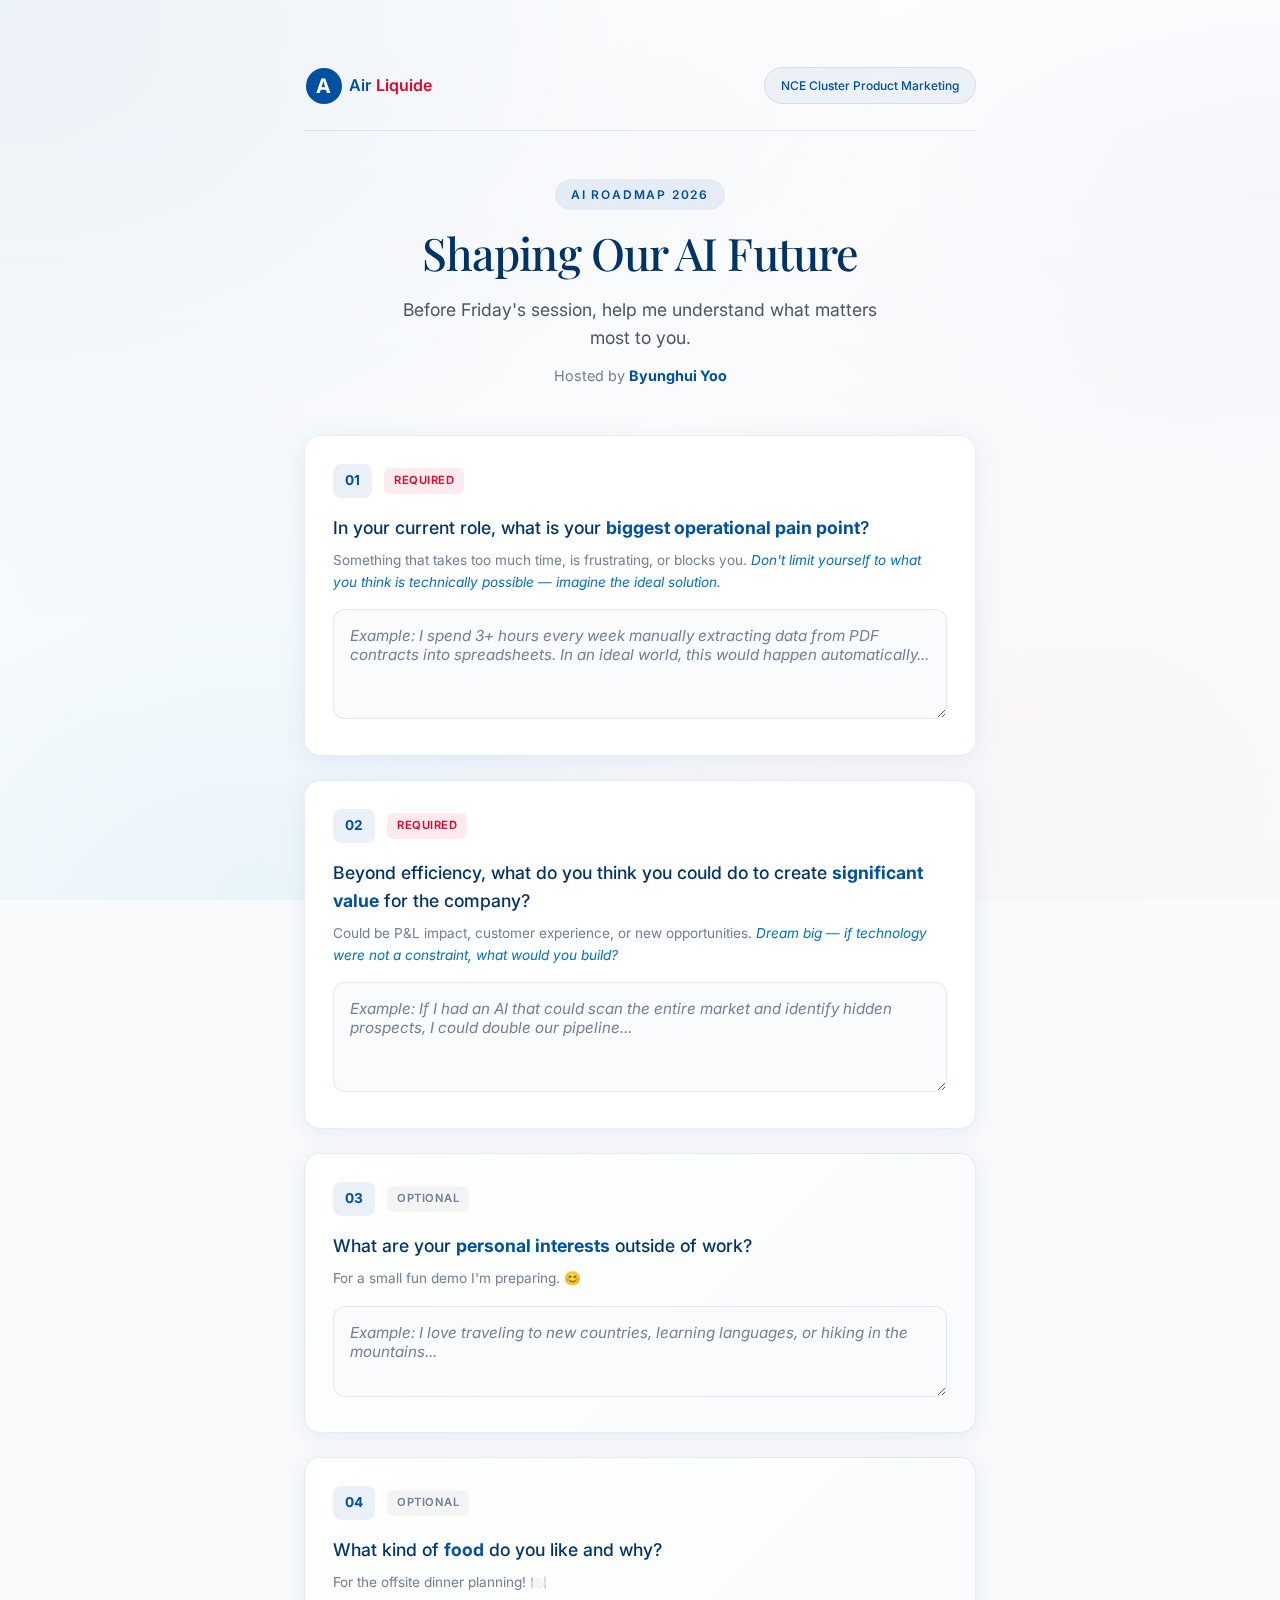
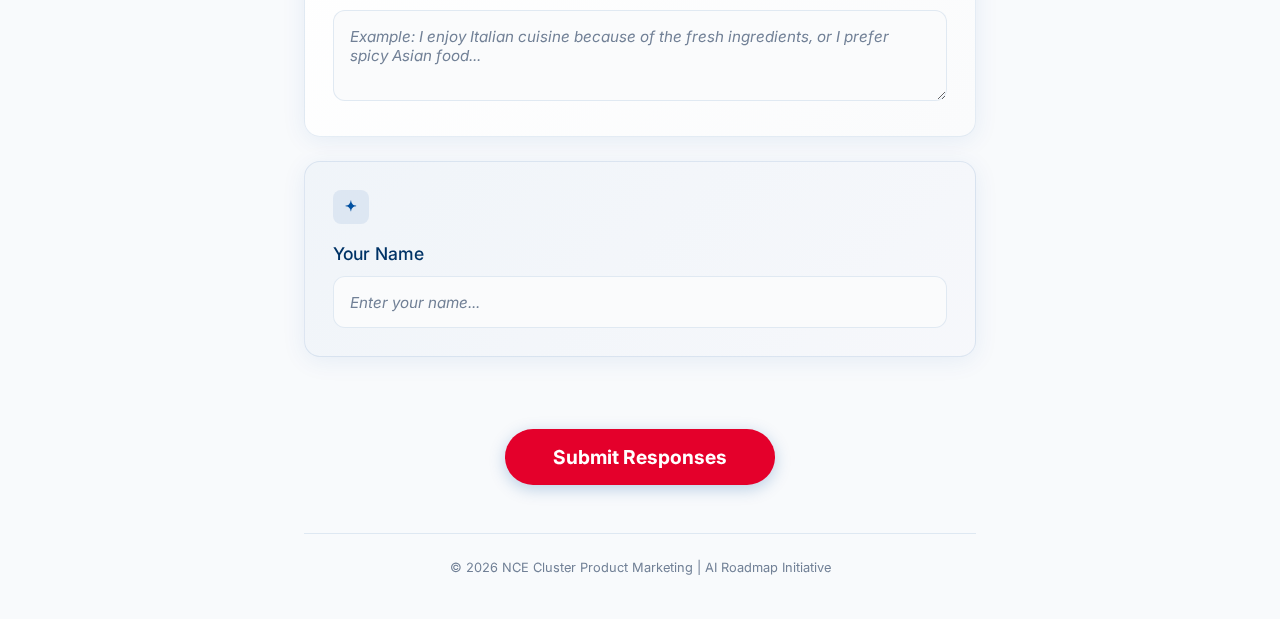
<file: index.html>
<!DOCTYPE html>
<html lang="en">

<head>
    <meta charset="UTF-8">
    <meta name="viewport" content="width=device-width, initial-scale=1.0">
    <title>Shaping Our AI Future | NCE Product Marketing</title>
    <link rel="preconnect" href="https://fonts.googleapis.com">
    <link rel="preconnect" href="https://fonts.gstatic.com" crossorigin>
    <link
        href="https://fonts.googleapis.com/css2?family=Inter:wght@300;400;500;600;700&family=Playfair+Display:wght@400;500;600&display=swap"
        rel="stylesheet">
    <link rel="stylesheet" href="style-corporate.css">
</head>

<body>
    <div class="gradient-background"></div>

    <!-- Navigation Bar -->
    <nav class="navbar">
        <div class="nav-container">
            <a href="index.html" class="nav-link active">INPUT</a>
            <a href="landscape.html" class="nav-link">LANDSCAPE</a>
            <a href="opportunity.html" class="nav-link">OPPORTUNITY</a>
            <a href="focus.html" class="nav-link">FOCUS</a>
            <a href="action.html" class="nav-link">ACTION</a>
        </div>
    </nav>

    <div class="container">
        <!-- Header -->
        <header class="header">
            <div class="logo-container">
                <svg class="logo" viewBox="0 0 200 40" xmlns="http://www.w3.org/2000/svg">
                    <circle cx="20" cy="20" r="18" fill="#0050A0" />
                    <text x="12" y="27" fill="white" font-size="20" font-weight="bold" font-family="Inter">A</text>
                    <text x="45" y="25" fill="#0050A0" font-size="16" font-weight="600" font-family="Inter">Air</text>
                    <text x="72" y="25" fill="#E4002B" font-size="16" font-weight="600"
                        font-family="Inter">Liquide</text>
                </svg>
            </div>
            <div class="team-badge">NCE Cluster Product Marketing</div>
        </header>

        <!-- Main Content -->
        <main class="main-content" id="surveyForm">
            <div class="title-section">
                <span class="eyebrow">AI ROADMAP 2026</span>
                <h1 class="main-title">Shaping Our AI Future</h1>
                <p class="subtitle">Before Friday's session, help me understand what matters most to you.</p>
                <p class="host">Hosted by <strong>Byunghui Yoo</strong></p>
            </div>

            <form id="aiSurvey" class="survey-form">
                <!-- Question 1 -->
                <div class="question-card">
                    <div class="question-header">
                        <span class="question-number">01</span>
                        <span class="required-badge">Required</span>
                    </div>
                    <label class="question-label" for="q1">
                        In your current role, what is your <strong>biggest operational pain point</strong>?
                    </label>
                    <p class="question-hint">Something that takes too much time, is frustrating, or blocks you.
                        <em>Don't limit yourself to what you think is technically possible — imagine the ideal
                            solution.</em>
                    </p>
                    <textarea id="q1" name="pain_point" class="input-field" rows="4"
                        placeholder="Example: I spend 3+ hours every week manually extracting data from PDF contracts into spreadsheets. In an ideal world, this would happen automatically..."
                        required></textarea>
                </div>

                <!-- Question 2 -->
                <div class="question-card">
                    <div class="question-header">
                        <span class="question-number">02</span>
                        <span class="required-badge">Required</span>
                    </div>
                    <label class="question-label" for="q2">
                        Beyond efficiency, what do you think you could do to create <strong>significant value</strong>
                        for the company?
                    </label>
                    <p class="question-hint">Could be P&L impact, customer experience, or new opportunities. <em>Dream
                            big — if technology were not a constraint, what would you build?</em></p>
                    <textarea id="q2" name="value_creation" class="input-field" rows="4"
                        placeholder="Example: If I had an AI that could scan the entire market and identify hidden prospects, I could double our pipeline..."
                        required></textarea>
                </div>

                <!-- Question 3 -->
                <div class="question-card optional">
                    <div class="question-header">
                        <span class="question-number">03</span>
                        <span class="optional-badge">Optional</span>
                    </div>
                    <label class="question-label" for="q3">
                        What are your <strong>personal interests</strong> outside of work?
                    </label>
                    <p class="question-hint">For a small fun demo I'm preparing. 😊</p>
                    <textarea id="q3" name="personal_interests" class="input-field" rows="3"
                        placeholder="Example: I love traveling to new countries, learning languages, or hiking in the mountains..."></textarea>
                </div>

                <!-- Question 4 -->
                <div class="question-card optional">
                    <div class="question-header">
                        <span class="question-number">04</span>
                        <span class="optional-badge">Optional</span>
                    </div>
                    <label class="question-label" for="q4">
                        What kind of <strong>food</strong> do you like and why?
                    </label>
                    <p class="question-hint">For the offsite dinner planning! 🍽️</p>
                    <textarea id="q4" name="food_preferences" class="input-field" rows="3"
                        placeholder="Example: I enjoy Italian cuisine because of the fresh ingredients, or I prefer spicy Asian food..."></textarea>
                </div>

                <!-- Name Field -->
                <div class="question-card name-card">
                    <div class="question-header">
                        <span class="question-number">✦</span>
                    </div>
                    <label class="question-label" for="name">
                        Your Name
                    </label>
                    <input type="text" id="name" name="respondent_name" class="input-field input-text"
                        placeholder="Enter your name..." required>
                </div>

                <!-- Submit Button -->
                <div class="submit-section" style="text-align: center; margin-top: 3rem;">
                    <button type="submit" class="submit-btn" id="submitBtn"
                        style="background: #E4002B; color: white; border: none; padding: 1rem 3rem; border-radius: 50px; font-size: 1.2rem; font-weight: 700; cursor: pointer; transition: transform 0.2s;">
                        Submit Responses
                    </button>


                </div>
            </form>
        </main>

        <!-- Thank You Screen (Hidden by default) -->
        <div class="thank-you-screen" id="thankYouScreen">
            <div class="success-icon">✓</div>
            <h2 class="thank-you-title">Thank You!</h2>
            <p class="thank-you-message">Your input has been recorded.</p>
            <p class="thank-you-teaser">See you Friday. <strong>Looking forward to our session!</strong></p>
        </div>

        <!-- Footer -->
        <footer class="footer">
            <p>© 2026 NCE Cluster Product Marketing | AI Roadmap Initiative</p>
        </footer>
    </div>

    <script src="script.js"></script>
</body>

</html>
</file>
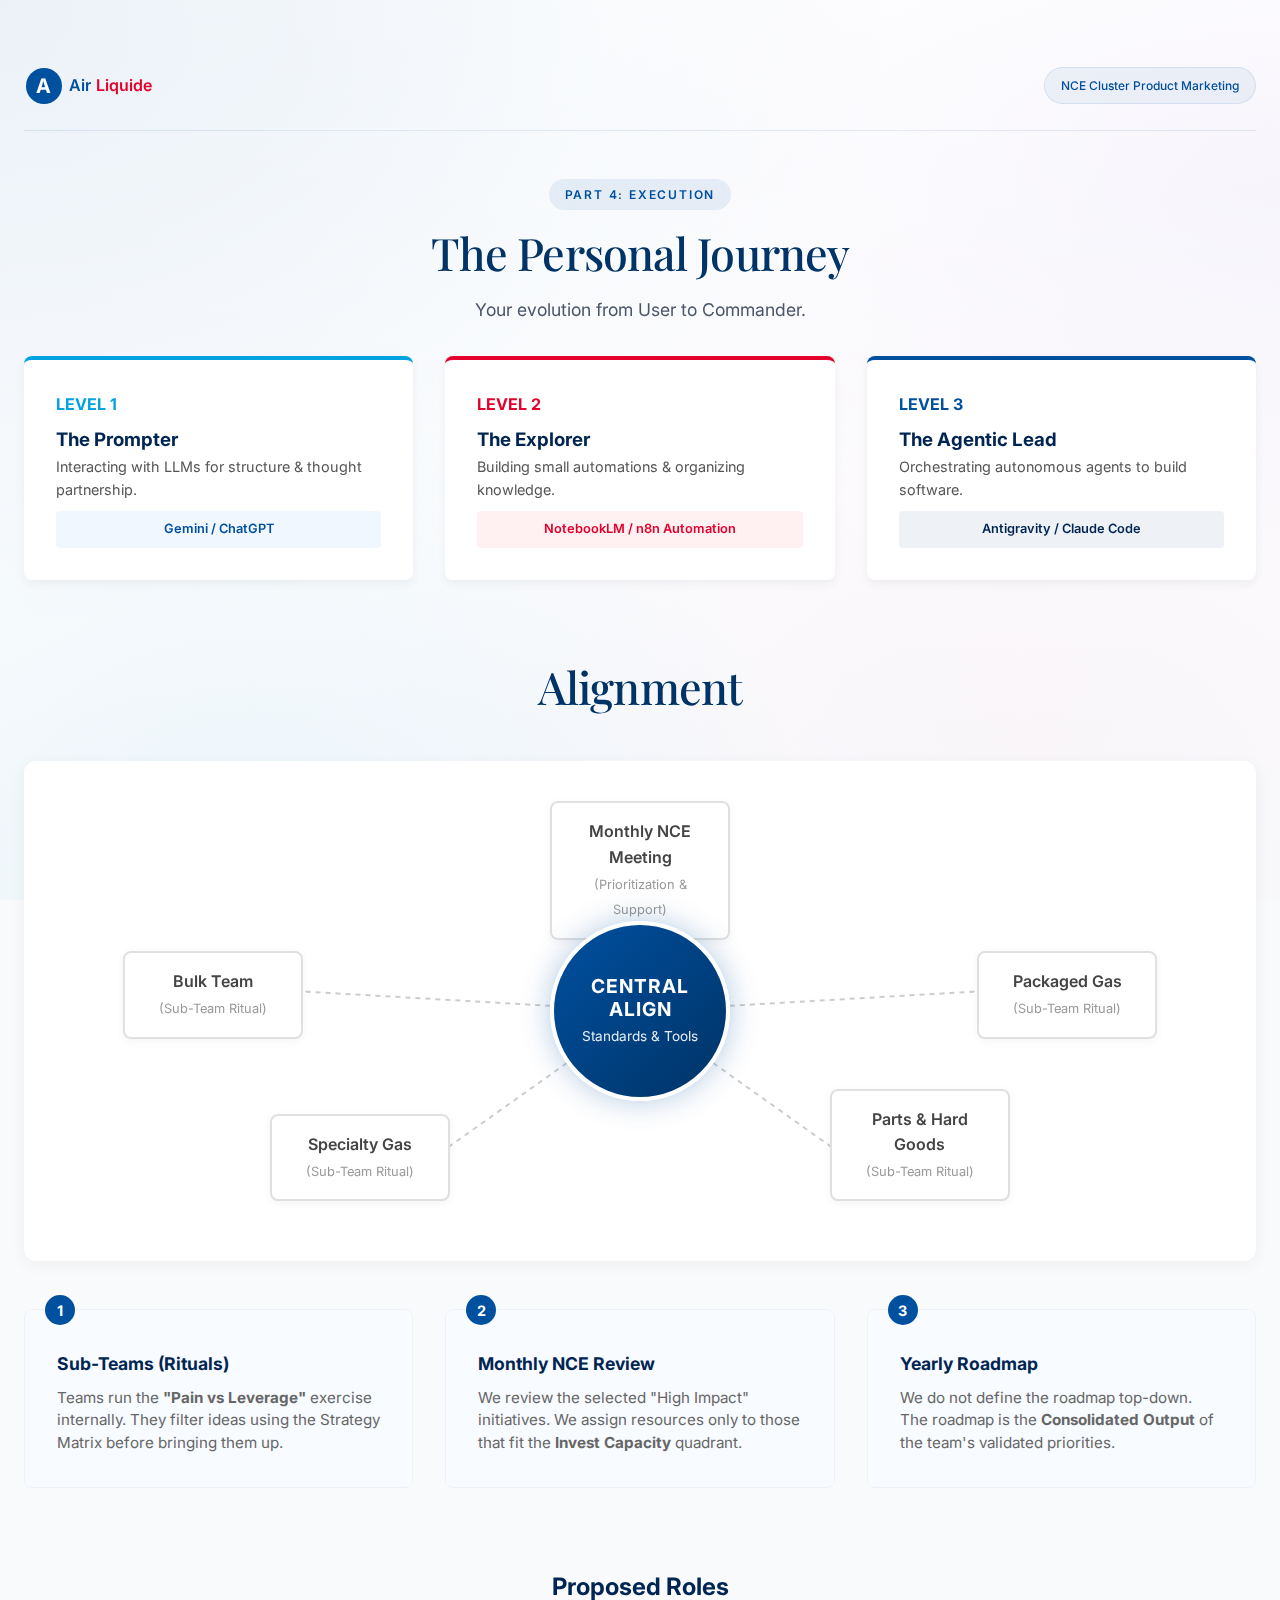
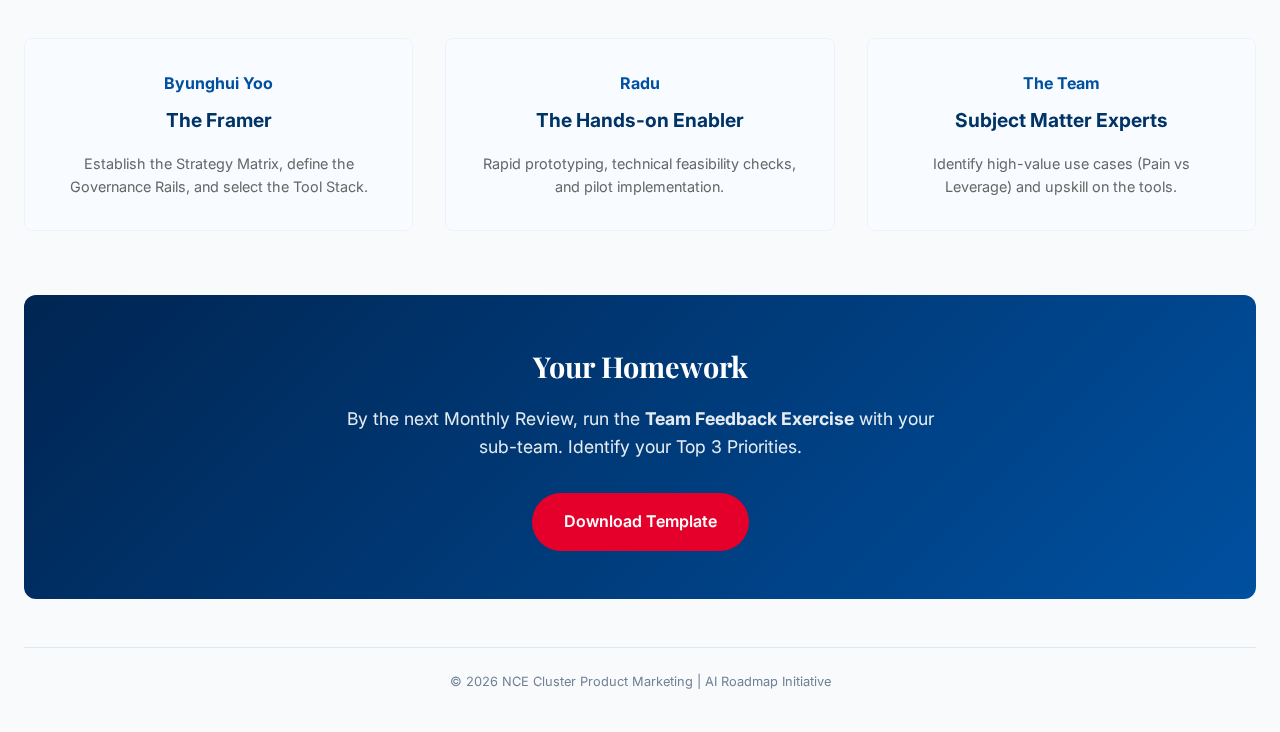
<file: action.html>
<!DOCTYPE html>
<html lang="en">

<head>
    <meta charset="UTF-8">
    <meta name="viewport" content="width=device-width, initial-scale=1.0">
    <title>Action & Governance | AI Roadmap</title>
    <link
        href="https://fonts.googleapis.com/css2?family=Inter:wght@300;400;500;600;700&family=Playfair+Display:wght@400;500;600&display=swap"
        rel="stylesheet">
    <link rel="stylesheet" href="style-corporate.css">
    <style>
        .container {
            max-width: 1400px !important;
        }

        .title-section {
            text-align: center;
            margin-bottom: 3rem;
        }

        /* HUB & SPOKE VISUAL (Reverted) */
        .governance-container {
            position: relative;
            width: 100%;
            height: 500px;
            background: white;
            border-radius: 12px;
            box-shadow: 0 4px 15px rgba(0, 0, 0, 0.05);
            display: flex;
            align-items: center;
            justify-content: center;
            overflow: hidden;
            margin-bottom: 3rem;
        }

        /* Central Hub */
        .hub-center {
            width: 180px;
            height: 180px;
            border-radius: 50%;
            background: linear-gradient(135deg, #0050A0, #003366);
            display: flex;
            flex-direction: column;
            align-items: center;
            justify-content: center;
            color: white;
            z-index: 10;
            box-shadow: 0 0 30px rgba(0, 80, 160, 0.3);
            border: 4px solid white;
            position: relative;
            text-align: center;
            padding: 1rem;
        }

        .hub-label {
            font-weight: 700;
            font-size: 1.2rem;
            text-transform: uppercase;
            letter-spacing: 1px;
            margin-bottom: 5px;
            line-height: 1.2;
        }

        .hub-sub {
            font-size: 0.85rem;
            opacity: 0.9;
            font-weight: 400;
        }

        /* Spokes */
        .spoke-item {
            position: absolute;
            background: white;
            border: 2px solid #e0e0e0;
            padding: 1rem 1.5rem;
            border-radius: 8px;
            width: 180px;
            text-align: center;
            box-shadow: 0 2px 8px rgba(0, 0, 0, 0.05);
            font-weight: 600;
            color: #444;
            z-index: 5;
            transition: transform 0.3s ease;
        }

        .spoke-item:hover {
            border-color: #E4002B;
            transform: scale(1.05);
            color: #E4002B;
        }

        /* Positions */
        .spoke-1 {
            top: 8%;
            left: 50%;
            transform: translateX(-50%);
        }

        /* NCE Meeting */
        .spoke-2 {
            top: 38%;
            right: 8%;
        }

        /* Pkg Gas */
        .spoke-3 {
            bottom: 12%;
            right: 20%;
        }

        /* Special Gas */
        .spoke-4 {
            bottom: 12%;
            left: 20%;
        }

        /* Parts / Other */
        .spoke-5 {
            top: 38%;
            left: 8%;
        }

        /* Bulk Team */

        /* Connection Lines (SVG) */
        .connections {
            position: absolute;
            top: 0;
            left: 0;
            width: 100%;
            height: 100%;
            z-index: 0;
            pointer-events: none;
        }


        /* PROCESS STEPS */
        .process-row {
            display: flex;
            gap: 2rem;
            margin-top: 2rem;
        }

        .process-card {
            flex: 1;
            background: #f8fbff;
            border: 1px solid #eef2f6;
            padding: 2rem;
            border-radius: 8px;
            position: relative;
        }

        .step-num {
            position: absolute;
            top: -15px;
            left: 20px;
            background: #0050A0;
            color: white;
            width: 30px;
            height: 30px;
            border-radius: 50%;
            display: flex;
            align-items: center;
            justify-content: center;
            font-weight: 700;
            font-size: 0.9rem;
        }

        .process-title {
            font-size: 1.1rem;
            font-weight: 700;
            color: #002552;
            margin-bottom: 0.5rem;
            margin-top: 0.5rem;
        }

        .process-desc {
            font-size: 0.95rem;
            color: #666;
            line-height: 1.5;
        }

        /* BOTTOM CTA */
        .cta-box {
            background: linear-gradient(135deg, #002552, #0050A0);
            color: white;
            padding: 3rem;
            border-radius: 12px;
            text-align: center;
            margin-top: 4rem;
        }

        .cta-title {
            font-size: 1.8rem;
            font-weight: 700;
            margin-bottom: 1rem;
            font-family: 'Playfair Display', serif;
        }

        .cta-text {
            font-size: 1.1rem;
            opacity: 0.9;
            margin-bottom: 2rem;
            max-width: 600px;
            margin-left: auto;
            margin-right: auto;
        }

        .btn-primary {
            background: #E4002B;
            color: white;
            padding: 1rem 2rem;
            border-radius: 50px;
            text-decoration: none;
            font-weight: 600;
            display: inline-block;
            transition: background 0.2s;
            border: none;
            cursor: pointer;
        }

        .btn-primary:hover {
            background: #c20024;
        }
    </style>
</head>

<body>
    <div class="gradient-background"></div>

    <nav class="navbar">
        <div class="nav-container">
            <a href="index.html" class="nav-link">INPUT</a>
            <a href="landscape.html" class="nav-link">LANDSCAPE</a>
            <a href="opportunity.html" class="nav-link">OPPORTUNITY</a>
            <a href="focus.html" class="nav-link">FOCUS</a>
            <a href="action.html" class="nav-link active">ACTION</a>
        </div>
    </nav>

    <div class="container">
        <header class="header">
            <div class="logo-container">
                <svg class="logo" viewBox="0 0 200 40" xmlns="http://www.w3.org/2000/svg">
                    <circle cx="20" cy="20" r="18" fill="#0050A0" />
                    <text x="12" y="27" fill="white" font-size="20" font-weight="bold" font-family="Inter">A</text>
                    <text x="45" y="25" fill="#0050A0" font-size="16" font-weight="600" font-family="Inter">Air</text>
                    <text x="72" y="25" fill="#E4002B" font-size="16" font-weight="600"
                        font-family="Inter">Liquide</text>
                </svg>
            </div>
            <div class="team-badge">NCE Cluster Product Marketing</div>
        </header>

        <main class="main-content">

            <!-- SECTION 1: PERSONAL JOURNEY (The "How" for the Individual) -->
            <div class="title-section" style="margin-bottom: 2rem;">
                <span class="eyebrow">PART 4: EXECUTION</span>
                <h1 class="main-title">The Personal Journey</h1>
                <p class="subtitle">Your evolution from User to Commander.</p>
            </div>

            <div class="journey-grid"
                style="display: grid; grid-template-columns: 1fr 1fr 1fr; gap: 2rem; margin-bottom: 5rem;">
                <!-- Step 1 -->
                <div class="journey-card"
                    style="background: white; padding: 2rem; border-radius: 8px; border-top: 4px solid #00A3E0; box-shadow: 0 4px 10px rgba(0,0,0,0.05);">
                    <div style="font-weight: 700; color: #00A3E0; margin-bottom: 0.5rem;">LEVEL 1</div>
                    <h3 style="margin-top: 0; color: #002552;">The Prompter</h3>
                    <p style="font-size: 0.9rem; color: #555; height: 40px;">Interacting with LLMs for structure &
                        thought partnership.</p>
                    <div
                        style="background: #f0f7ff; color: #0050A0; padding: 0.5rem; font-size: 0.8rem; font-weight: 600; text-align: center; border-radius: 4px; margin-top: 1rem;">
                        Gemini / ChatGPT</div>
                </div>

                <!-- Step 2 -->
                <div class="journey-card"
                    style="background: white; padding: 2rem; border-radius: 8px; border-top: 4px solid #E4002B; box-shadow: 0 4px 10px rgba(0,0,0,0.05);">
                    <div style="font-weight: 700; color: #E4002B; margin-bottom: 0.5rem;">LEVEL 2</div>
                    <h3 style="margin-top: 0; color: #002552;">The Explorer</h3>
                    <p style="font-size: 0.9rem; color: #555; height: 40px;">Building small automations & organizing
                        knowledge.</p>
                    <div
                        style="background: #fff0f2; color: #E4002B; padding: 0.5rem; font-size: 0.8rem; font-weight: 600; text-align: center; border-radius: 4px; margin-top: 1rem;">
                        NotebookLM / n8n Automation</div>
                </div>

                <!-- Step 3 -->
                <div class="journey-card"
                    style="background: white; padding: 2rem; border-radius: 8px; border-top: 4px solid #0050A0; box-shadow: 0 4px 10px rgba(0,0,0,0.05);">
                    <div style="font-weight: 700; color: #0050A0; margin-bottom: 0.5rem;">LEVEL 3</div>
                    <h3 style="margin-top: 0; color: #002552;">The Agentic Lead</h3>
                    <p style="font-size: 0.9rem; color: #555; height: 40px;">Orchestrating autonomous agents to build
                        software.</p>
                    <div
                        style="background: #eef2f6; color: #002552; padding: 0.5rem; font-size: 0.8rem; font-weight: 600; text-align: center; border-radius: 4px; margin-top: 1rem;">
                        Antigravity / Claude Code</div>
                </div>
            </div>

            <!-- SECTION 2: TEAM ALIGNMENT (The Governance) -->
            <div class="title-section">
                <!-- <span class="eyebrow">TEAM GOVERNANCE</span> -->
                <h1 class="main-title">Alignment</h1>
            </div>

            <!-- HUB & SPOKE VISUAL -->
            <div class="governance-container">
                <!-- SVG Lines -->
                <svg class="connections">
                    <!-- Lines from Center (50% 50%) to Spoke Locations -->
                    <line x1="50%" y1="50%" x2="50%" y2="15%" stroke="#ccc" stroke-width="2" stroke-dasharray="5" />
                    <line x1="50%" y1="50%" x2="15%" y2="45%" stroke="#ccc" stroke-width="2" stroke-dasharray="5" />
                    <line x1="50%" y1="50%" x2="85%" y2="45%" stroke="#ccc" stroke-width="2" stroke-dasharray="5" />
                    <line x1="50%" y1="50%" x2="30%" y2="85%" stroke="#ccc" stroke-width="2" stroke-dasharray="5" />
                    <line x1="50%" y1="50%" x2="70%" y2="85%" stroke="#ccc" stroke-width="2" stroke-dasharray="5" />
                </svg>

                <div class="hub-center">
                    <div class="hub-label">Central Align</div>
                    <div class="hub-sub">Standards & Tools</div>
                </div>

                <div class="spoke-item spoke-1">Monthly NCE Meeting<br><span
                        style="font-size:0.8rem; color:#999; font-weight:400;">(Prioritization & Support)</span></div>
                <div class="spoke-item spoke-5">Bulk Team<br><span
                        style="font-size:0.8rem; color:#999; font-weight:400;">(Sub-Team Ritual)</span></div>
                <div class="spoke-item spoke-2">Packaged Gas<br><span
                        style="font-size:0.8rem; color:#999; font-weight:400;">(Sub-Team Ritual)</span></div>
                <div class="spoke-item spoke-4">Specialty Gas<br><span
                        style="font-size:0.8rem; color:#999; font-weight:400;">(Sub-Team Ritual)</span></div>
                <div class="spoke-item spoke-3">Parts & Hard Goods<br><span
                        style="font-size:0.8rem; color:#999; font-weight:400;">(Sub-Team Ritual)</span></div>

            </div>

            <!-- THE CADENCE STEPS -->
            <div class="process-row">
                <div class="process-card">
                    <div class="step-num">1</div>
                    <div class="process-title">Sub-Teams (Rituals)</div>
                    <div class="process-desc">
                        Teams run the <strong>"Pain vs Leverage"</strong> exercise internally. They filter ideas using
                        the Strategy Matrix before bringing them up.
                    </div>
                </div>

                <div class="process-card">
                    <div class="step-num">2</div>
                    <div class="process-title">Monthly NCE Review</div>
                    <div class="process-desc">
                        We review the selected "High Impact" initiatives. We assign resources only to those that fit the
                        <strong>Invest Capacity</strong> quadrant.
                    </div>
                </div>

                <div class="process-card">
                    <div class="step-num">3</div>
                    <div class="process-title">Yearly Roadmap</div>
                    <div class="process-desc">
                        We do not define the roadmap top-down. The roadmap is the <strong>Consolidated Output</strong>
                        of the team's validated priorities.
                    </div>
                </div>
            </div>

            <!-- SECTION 3: ROLE CLARITY (Who Plays What) -->
            <div style="margin-top: 5rem; margin-bottom: 3rem;">
                <h2 style="text-align: center; color: #002552; margin-bottom: 2rem;">Proposed Roles</h2>
                <div style="display: grid; grid-template-columns: 1fr 1fr 1fr; gap: 2rem;">

                    <!-- Role 1: Byunghui -->
                    <div
                        style="background: #f8fbff; border: 1px solid #eef2f6; padding: 2rem; border-radius: 8px; text-align: center;">
                        <div style="color: #0050A0; font-weight: 700; margin-bottom: 0.5rem;">Byunghui Yoo</div>
                        <h3 style="margin-top: 0; font-size: 1.2rem;">The Framer</h3>
                        <p style="font-size: 0.9rem; color: #666; margin-top: 1rem;">
                            Establish the Strategy Matrix, define the Governance Rails, and select the Tool Stack.
                        </p>
                    </div>

                    <!-- Role 2: Radu -->
                    <div
                        style="background: #f8fbff; border: 1px solid #eef2f6; padding: 2rem; border-radius: 8px; text-align: center;">
                        <div style="color: #0050A0; font-weight: 700; margin-bottom: 0.5rem;">Radu</div>
                        <h3 style="margin-top: 0; font-size: 1.2rem;">The Hands-on Enabler</h3>
                        <p style="font-size: 0.9rem; color: #666; margin-top: 1rem;">
                            Rapid prototyping, technical feasibility checks, and pilot implementation.
                        </p>
                    </div>

                    <!-- Role 3: The Team -->
                    <div
                        style="background: #f8fbff; border: 1px solid #eef2f6; padding: 2rem; border-radius: 8px; text-align: center;">
                        <div style="color: #0050A0; font-weight: 700; margin-bottom: 0.5rem;">The Team</div>
                        <h3 style="margin-top: 0; font-size: 1.2rem;">Subject Matter Experts</h3>
                        <p style="font-size: 0.9rem; color: #666; margin-top: 1rem;">
                            Identify high-value use cases (Pain vs Leverage) and upskill on the tools.
                        </p>
                    </div>

                </div>
            </div>

            <!-- CALL TO ACTION -->
            <div class="cta-box">
                <div class="cta-title">Your Homework</div>
                <p class="cta-text">
                    By the next Monthly Review, run the <strong>Team Feedback Exercise</strong> with your sub-team.
                    Identify your Top 3 Priorities.
                </p>
                <a href="assets/AI_Initiative_Template.xlsx" class="btn-primary" download>Download Template</a>
            </div>

        </main>

        <footer class="footer">
            <p>© 2026 NCE Cluster Product Marketing | AI Roadmap Initiative</p>
        </footer>
    </div>
</body>

</html>
</file>
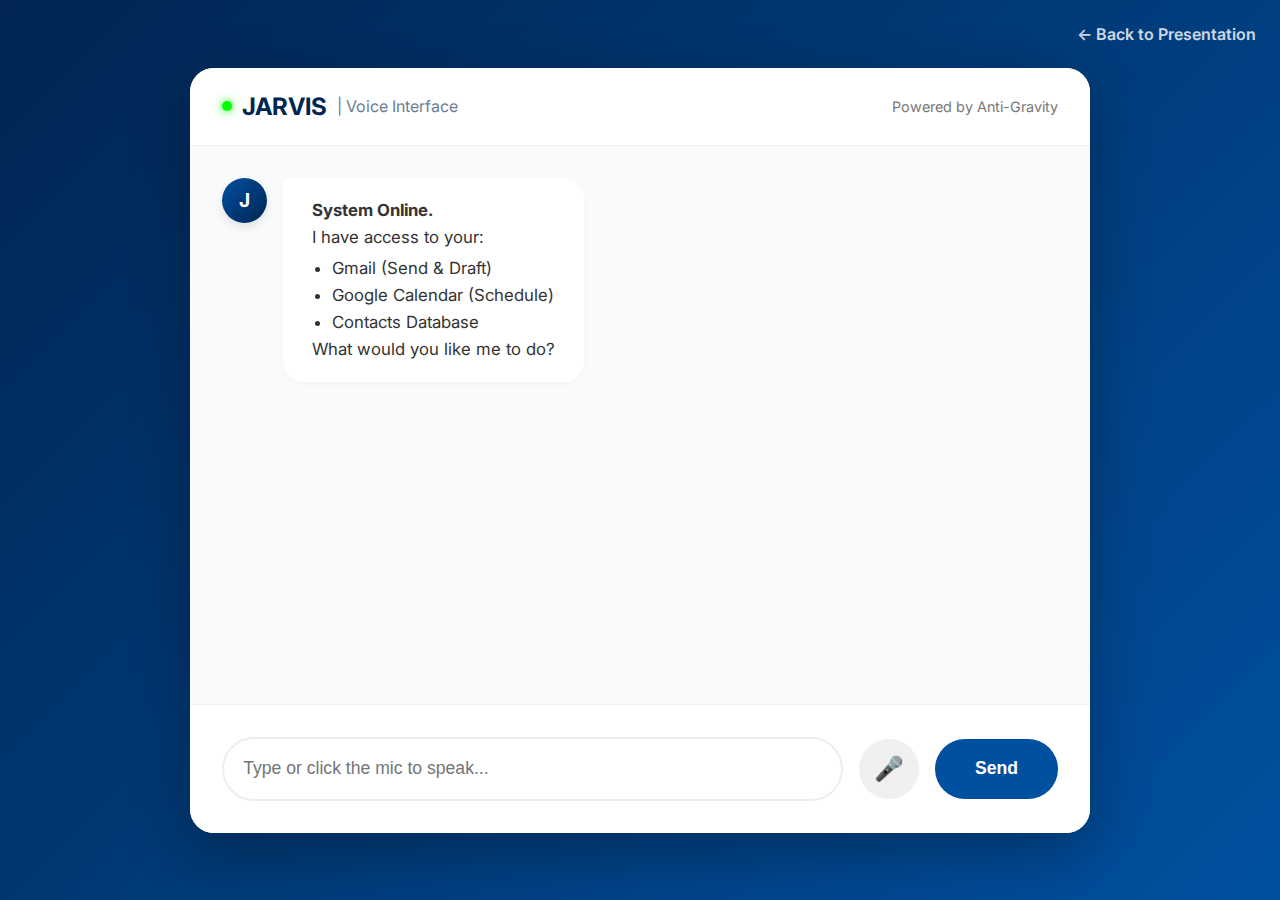
<file: demo.html>
<!DOCTYPE html>
<html lang="en">

<head>
    <meta charset="UTF-8">
    <meta name="viewport" content="width=device-width, initial-scale=1.0">
    <title>Jarvis | The Agentic Assistant</title>
    <link href="https://fonts.googleapis.com/css2?family=Inter:wght@300;400;500;600;700&display=swap" rel="stylesheet">
    <style>
        body {
            font-family: 'Inter', sans-serif;
            margin: 0;
            padding: 0;
            background: linear-gradient(135deg, #002552, #0050A0);
            height: 100vh;
            display: flex;
            align-items: center;
            justify-content: center;
            color: #333;
        }

        .chat-container {
            width: 100%;
            max-width: 900px;
            height: 85vh;
            background: white;
            border-radius: 24px;
            box-shadow: 0 20px 60px rgba(0, 0, 0, 0.3);
            display: flex;
            flex-direction: column;
            overflow: hidden;
            position: relative;
        }

        .chat-header {
            padding: 1.5rem 2rem;
            background: white;
            border-bottom: 1px solid #f0f0f0;
            display: flex;
            align-items: center;
            justify-content: space-between;
        }

        .header-title {
            font-size: 1.5rem;
            font-weight: 700;
            color: #002552;
            display: flex;
            align-items: center;
            gap: 10px;
        }

        .status-dot {
            width: 10px;
            height: 10px;
            background: #00ff00;
            border-radius: 50%;
            box-shadow: 0 0 10px #00ff00;
        }

        .chat-history {
            flex: 1;
            padding: 2rem;
            background: #f8fafc;
            overflow-y: auto;
            display: flex;
            flex-direction: column;
            gap: 1.5rem;
        }

        .message {
            display: flex;
            gap: 1rem;
            align-items: flex-start;
            max-width: 80%;
            animation: fadeIn 0.3s ease;
        }

        .user-msg {
            flex-direction: row-reverse;
            align-self: flex-end;
        }

        .avatar {
            width: 45px;
            height: 45px;
            border-radius: 50%;
            display: flex;
            align-items: center;
            justify-content: center;
            font-weight: bold;
            color: white;
            font-family: 'Inter', sans-serif;
            box-shadow: 0 4px 10px rgba(0, 0, 0, 0.1);
            flex-shrink: 0;
        }

        .agent-avatar {
            background: linear-gradient(135deg, #0050A0, #002552);
            font-size: 1.2rem;
        }

        .user-avatar {
            background: #E4002B;
        }

        .bubble {
            padding: 1.2rem 1.8rem;
            border-radius: 20px;
            line-height: 1.6;
            font-size: 1.05rem;
            box-shadow: 0 2px 5px rgba(0, 0, 0, 0.03);
            position: relative;
        }

        .agent-bubble {
            background: white;
            border-top-left-radius: 4px;
            color: #333;
        }

        .user-bubble {
            background: #0050A0;
            color: white;
            border-top-right-radius: 4px;
        }

        .input-area {
            padding: 2rem;
            background: white;
            border-top: 1px solid #f0f0f0;
            display: flex;
            gap: 1rem;
            align-items: center;
        }

        #chatInput {
            flex: 1;
            padding: 1.2rem;
            border: 2px solid #eee;
            border-radius: 50px;
            outline: none;
            transition: all 0.2s;
            font-size: 1.1rem;
        }

        #chatInput:focus {
            border-color: #0050A0;
            box-shadow: 0 0 0 3px rgba(0, 80, 160, 0.1);
        }

        .mic-btn,
        .send-btn {
            width: 60px;
            height: 60px;
            border-radius: 50%;
            border: none;
            cursor: pointer;
            display: flex;
            align-items: center;
            justify-content: center;
            font-size: 1.5rem;
            transition: all 0.2s;
        }

        .mic-btn {
            background: #f0f0f0;
            color: #555;
        }

        .mic-btn.active {
            background: #E4002B;
            color: white;
            animation: pulse 1.5s infinite;
        }

        .send-btn {
            background: #0050A0;
            color: white;
            width: auto;
            padding: 0 2.5rem;
            border-radius: 50px;
            font-weight: 600;
            font-size: 1.1rem;
        }

        .mic-btn:hover,
        .send-btn:hover {
            transform: translateY(-2px);
            box-shadow: 0 5px 15px rgba(0, 0, 0, 0.1);
        }

        .back-link {
            position: absolute;
            top: 1.5rem;
            right: 1.5rem;
            text-decoration: none;
            color: white;
            font-weight: 600;
            opacity: 0.8;
            transition: opacity 0.2s;
        }

        .back-link:hover {
            opacity: 1;
        }

        @keyframes pulse {
            0% {
                box-shadow: 0 0 0 0 rgba(228, 0, 43, 0.4);
            }

            70% {
                box-shadow: 0 0 0 15px rgba(228, 0, 43, 0);
            }

            100% {
                box-shadow: 0 0 0 0 rgba(228, 0, 43, 0);
            }
        }

        @keyframes fadeIn {
            from {
                opacity: 0;
                transform: translateY(10px);
            }

            to {
                opacity: 1;
                transform: translateY(0);
            }
        }
    </style>
</head>

<body>

    <a href="index.html" class="back-link">← Back to Presentation</a>

    <div class="chat-container">
        <div class="chat-header">
            <div class="header-title">
                <div class="status-dot"></div>
                JARVIS <span style="font-weight:400; opacity:0.6; font-size: 1rem;">| Voice Interface</span>
            </div>
            <div style="font-size: 0.9rem; color: #777;">Powered by Anti-Gravity</div>
        </div>

        <div id="chatHistory" class="chat-history">
            <div class="message agent-msg">
                <div class="avatar agent-avatar">J</div>
                <div class="bubble agent-bubble">
                    <strong>System Online.</strong><br>
                    I have access to your:
                    <ul style="margin: 5px 0 0 20px; padding:0;">
                        <li>Gmail (Send & Draft)</li>
                        <li>Google Calendar (Schedule)</li>
                        <li>Contacts Database</li>
                    </ul>
                    What would you like me to do?
                </div>
            </div>
        </div>

        <div class="input-area">
            <input id="chatInput" type="text" placeholder="Type or click the mic to speak..."
                onkeypress="handleEnter(event)">
            <button class="mic-btn" onclick="toggleMic()" id="micBtn">🎤</button>
            <button class="send-btn" onclick="sendMessage()">Send</button>
        </div>
    </div>

    <script>
        const chatHistory = document.getElementById('chatHistory');
        const chatInput = document.getElementById('chatInput');

        // Voice Recognition Setup
        let recognition;
        if ('webkitSpeechRecognition' in window) {
            recognition = new webkitSpeechRecognition();
            recognition.continuous = false;
            recognition.interimResults = false;
            recognition.lang = 'en-US';

            recognition.onstart = function () {
                document.getElementById('micBtn').classList.add('active');
                chatInput.placeholder = "Listening...";
            };

            recognition.onend = function () {
                document.getElementById('micBtn').classList.remove('active');
                chatInput.placeholder = "Type or click the mic to speak...";
            };

            recognition.onresult = function (event) {
                const transcript = event.results[0][0].transcript;
                chatInput.value = transcript;
                sendMessage();
            };
        } else {
            document.getElementById('micBtn').style.display = 'none';
        }

        function toggleMic() {
            if (recognition) recognition.start();
        }

        function handleEnter(e) {
            if (e.key === 'Enter') sendMessage();
        }

        function addMessage(text, sender) {
            const div = document.createElement('div');
            div.className = `message ${sender}-msg`;
            div.innerHTML = `
                <div class="avatar ${sender}-avatar">${sender === 'user' ? 'U' : 'J'}</div>
                <div class="bubble ${sender}-bubble">${text}</div>
            `;
            chatHistory.appendChild(div);
            chatHistory.scrollTop = chatHistory.scrollHeight;

            // TTS Logic
            if (sender === 'agent') {
                // Remove HTML tags for speaking
                const cleanText = text.replace(/<br>/g, ' ').replace(/<[^>]*>/g, '');
                const u = new SpeechSynthesisUtterance(cleanText);
                // Optional: Pick a voice? Default is usually fine.
                window.speechSynthesis.speak(u);
            }
        }

        async function sendMessage() {
            const text = chatInput.value.trim();
            if (!text) return;

            addMessage(text, 'user');
            chatInput.value = '';

            // Show Loading
            const loadingId = 'loading-' + Date.now();
            const loadDiv = document.createElement('div');
            loadDiv.className = 'message agent-msg';
            loadDiv.id = loadingId;
            loadDiv.innerHTML = `
                <div class="avatar agent-avatar">J</div>
                <div class="bubble agent-bubble" style="font-style:italic; color:#999;">
                    Processing via Anti-Gravity...
                </div>
            `;
            chatHistory.appendChild(loadDiv);
            chatHistory.scrollTop = chatHistory.scrollHeight;

            try {
                // Point to Port 8007 (The Live Agent)
                const response = await fetch('http://localhost:8009/jarvis', {
                    method: 'POST',
                    headers: { 'Content-Type': 'application/json' },
                    body: JSON.stringify({ query: text })
                });
                const data = await response.json();

                document.getElementById(loadingId).remove();
                addMessage(data.response.replace(/\n/g, '<br>'), 'agent');

            } catch (e) {
                document.getElementById(loadingId).remove();
                addMessage("Error connecting to Agent (ensure server_agent.py is running on port 8007): " + e, 'agent');
            }
        }
    </script>
</body>

</html>
</file>
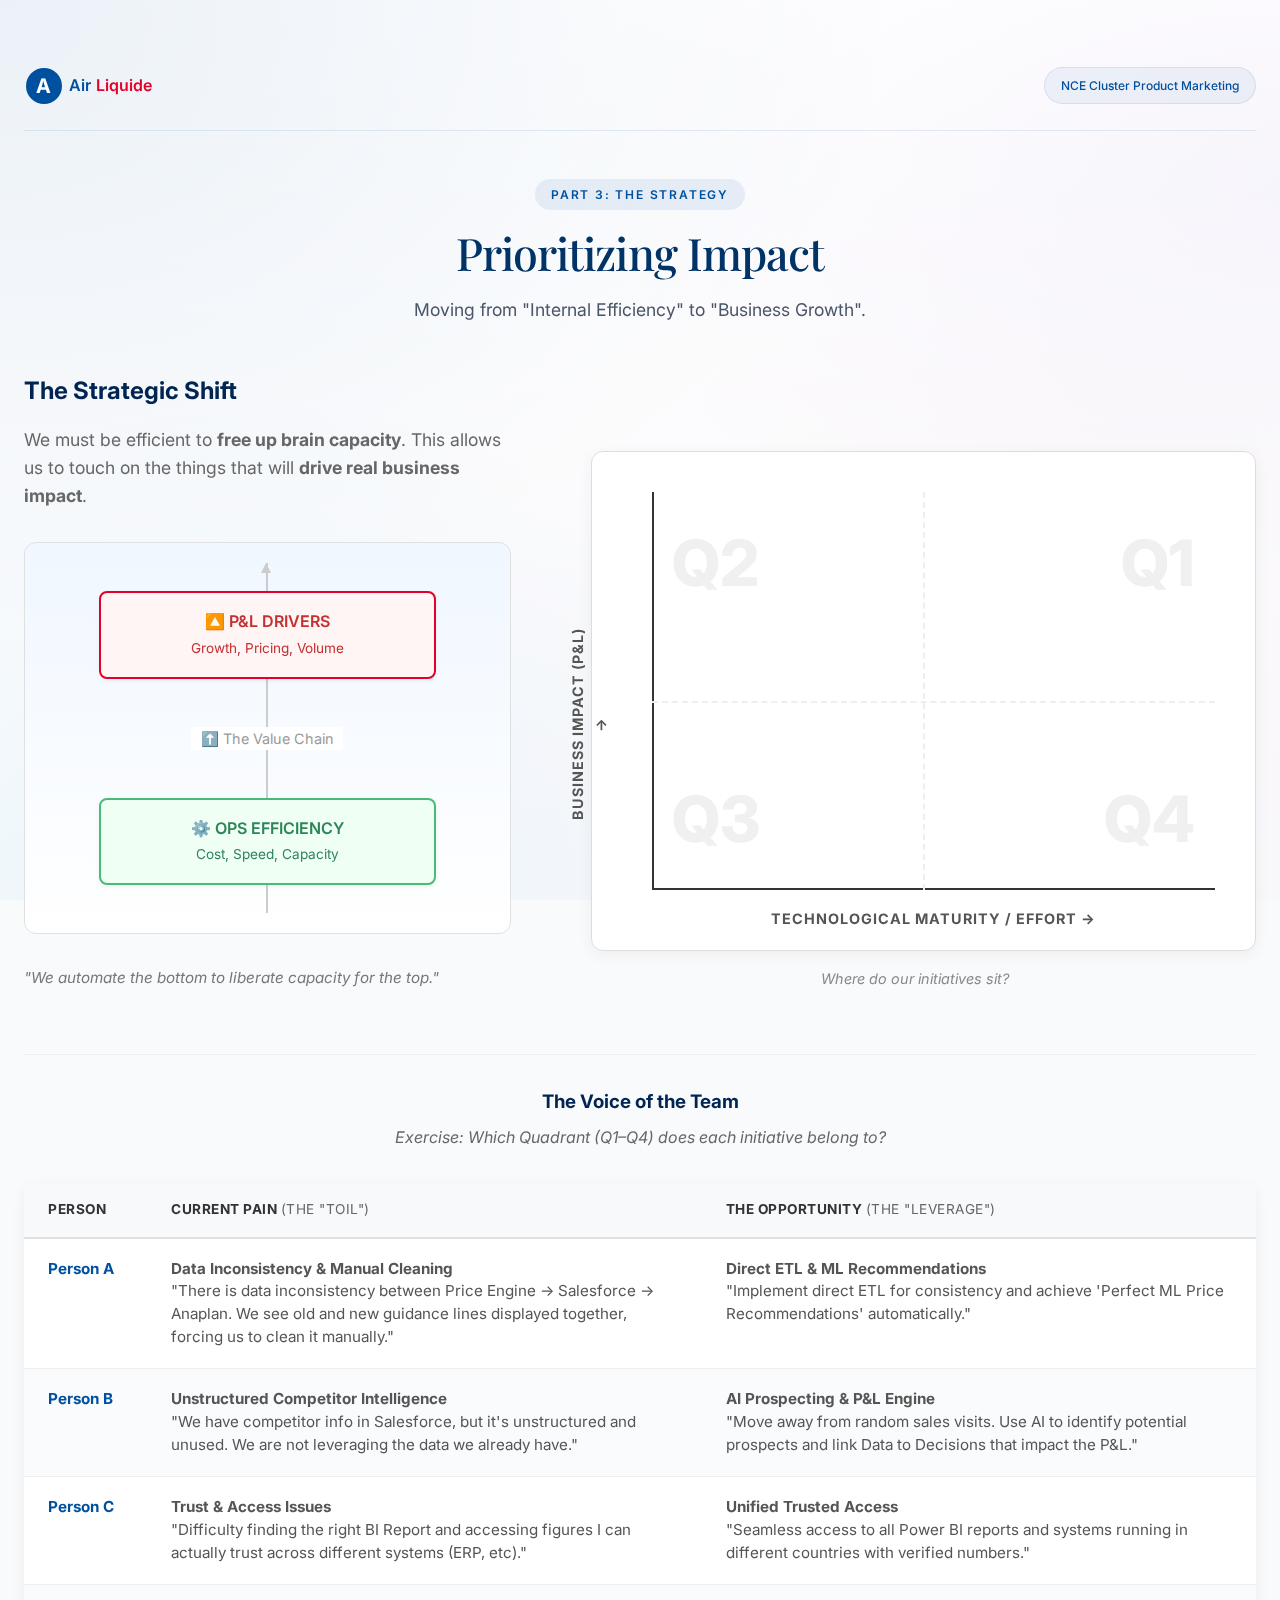
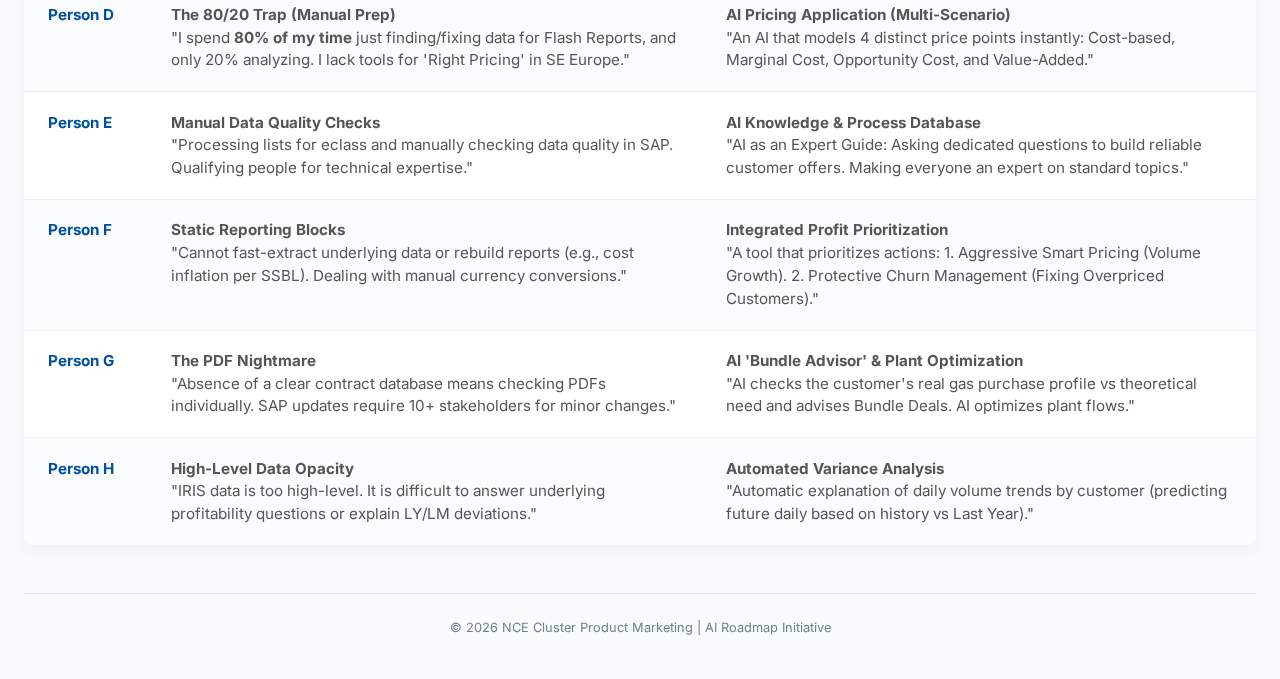
<file: focus.html>
<!DOCTYPE html>
<html lang="en">

<head>
    <meta charset="UTF-8">
    <meta name="viewport" content="width=device-width, initial-scale=1.0">
    <title>The Focus | AI Roadmap</title>
    <link rel="preconnect" href="https://fonts.googleapis.com">
    <link rel="preconnect" href="https://fonts.gstatic.com" crossorigin>
    <link
        href="https://fonts.googleapis.com/css2?family=Inter:wght@300;400;500;600;700&family=Playfair+Display:wght@400;500;600&display=swap"
        rel="stylesheet">
    <link rel="stylesheet" href="style-corporate.css">
    <style>
        .container {
            max-width: 1400px !important;
        }

        .title-section {
            text-align: center;
            margin-bottom: 3rem;
        }

        /* SPLIT LAYOUT */
        .content-split {
            display: flex;
            gap: 4rem;
            align-items: flex-end;
            /* Bottom Aligned as requested */
            margin-top: 2rem;
        }

        .text-side {
            flex: 1;
        }

        .visual-side {
            flex: 1.4;
        }

        /* GRAPH 1: THE ASCENT (Vertical Flow) */
        .ascent-container {
            background: linear-gradient(to bottom, #f0f7ff, white);
            border: 1px solid #e0e0e0;
            border-radius: 12px;
            padding: 2rem;
            margin-top: 2rem;
            text-align: center;
            position: relative;
        }

        .ascent-step {
            background: white;
            border: 2px solid #ccc;
            border-radius: 8px;
            padding: 1rem;
            margin: 1rem auto;
            width: 80%;
            font-weight: 600;
            box-shadow: 0 2px 5px rgba(0, 0, 0, 0.05);
            position: relative;
            z-index: 2;
        }

        .step-top {
            border-color: #E4002B;
            color: #C53030;
            background: #fff5f5;
        }

        .step-bottom {
            border-color: #48BB78;
            color: #2F855A;
            background: #f0fff4;
        }

        .ascent-arrow {
            position: absolute;
            left: 50%;
            top: 20px;
            bottom: 20px;
            width: 2px;
            background: #ccc;
            transform: translateX(-50%);
            z-index: 1;
        }

        .ascent-arrow::after {
            content: '';
            position: absolute;
            top: 0;
            left: -5px;
            border-width: 0 5px 10px 5px;
            border-style: solid;
            border-color: transparent transparent #ccc transparent;
        }


        /* GRAPH 2: THE MATRIX (Scatter Plot) */
        .matrix-container {
            background: white;
            border: 1px solid #ddd;
            border-radius: 12px;
            height: 500px;
            position: relative;
            box-shadow: 0 4px 15px rgba(0, 0, 0, 0.05);
            margin-left: 1rem;
        }

        /* Axis Styling */
        .axis-line-x {
            position: absolute;
            left: 60px;
            right: 40px;
            bottom: 60px;
            height: 2px;
            background: #333;
        }

        .axis-line-y {
            position: absolute;
            left: 60px;
            top: 40px;
            bottom: 60px;
            width: 2px;
            background: #333;
        }

        .axis-label-x {
            position: absolute;
            bottom: 20px;
            left: 60px;
            right: 40px;
            text-align: center;
            font-weight: 700;
            font-size: 0.9rem;
            color: #555;
            text-transform: uppercase;
            letter-spacing: 1px;
        }

        .axis-label-y {
            position: absolute;
            top: 50%;
            left: -80px;
            /* Moves it clearly outside */
            width: 200px;
            /* Gives it space to rotate */
            text-align: center;
            font-weight: 700;
            font-size: 0.9rem;
            color: #555;
            text-transform: uppercase;
            letter-spacing: 1px;
            transform: rotate(-90deg) translateY(-50%);
            transform-origin: center center;
        }

        /* Quadrant Labels */
        .quad-label {
            position: absolute;
            font-size: 4rem;
            font-weight: 800;
            color: #f0f0f0;
            z-index: 0;
            user-select: none;
        }

        .label-1 {
            top: 60px;
            right: 60px;
        }

        .label-2 {
            top: 60px;
            left: 80px;
        }

        .label-3 {
            bottom: 80px;
            left: 80px;
        }

        .label-4 {
            bottom: 80px;
            right: 60px;
        }

        /* Quadrant Dividers */
        .divider-vert {
            position: absolute;
            top: 40px;
            bottom: 60px;
            left: 50%;
            width: 1px;
            border-left: 2px dashed #eee;
            z-index: 0;
        }

        .divider-horz {
            position: absolute;
            left: 60px;
            right: 40px;
            top: 50%;
            height: 1px;
            border-top: 2px dashed #eee;
            z-index: 0;
        }

        /* Feedback Table */
        .feedback-table {
            width: 100%;
            border-collapse: collapse;
            font-size: 0.95rem;
            background: white;
            box-shadow: 0 4px 15px rgba(0, 0, 0, 0.05);
            border-radius: 8px;
            overflow: hidden;
        }

        .feedback-table th {
            background: #f8f9fa;
            color: #333;
            font-weight: 700;
            text-align: left;
            padding: 1rem 1.5rem;
            border-bottom: 2px solid #e0e0e0;
            text-transform: uppercase;
            font-size: 0.85rem;
            letter-spacing: 0.5px;
        }

        .feedback-table td {
            padding: 1.2rem 1.5rem;
            border-bottom: 1px solid #eee;
            color: #555;
            vertical-align: top;
            line-height: 1.5;
        }

        .feedback-table tr:last-child td {
            border-bottom: none;
        }

        .feedback-table tr:nth-child(even) {
            background-color: #fafbfc;
        }
    </style>
</head>

<body>
    <div class="gradient-background"></div>

    <nav class="navbar">
        <div class="nav-container">
            <a href="index.html" class="nav-link">INPUT</a>
            <a href="landscape.html" class="nav-link">LANDSCAPE</a>
            <a href="opportunity.html" class="nav-link">OPPORTUNITY</a>
            <a href="focus.html" class="nav-link active">FOCUS</a>
            <a href="action.html" class="nav-link">ACTION</a>
        </div>
    </nav>

    <div class="container">
        <header class="header">
            <div class="logo-container">
                <svg class="logo" viewBox="0 0 200 40" xmlns="http://www.w3.org/2000/svg">
                    <circle cx="20" cy="20" r="18" fill="#0050A0" />
                    <text x="12" y="27" fill="white" font-size="20" font-weight="bold" font-family="Inter">A</text>
                    <text x="45" y="25" fill="#0050A0" font-size="16" font-weight="600" font-family="Inter">Air</text>
                    <text x="72" y="25" fill="#E4002B" font-size="16" font-weight="600"
                        font-family="Inter">Liquide</text>
                </svg>
            </div>
            <div class="team-badge">NCE Cluster Product Marketing</div>
        </header>

        <main class="main-content">
            <div class="title-section">
                <span class="eyebrow">PART 3: THE STRATEGY</span>
                <h1 class="main-title">Prioritizing Impact</h1>
                <p class="subtitle">Moving from "Internal Efficiency" to "Business Growth".</p>
            </div>

            <div class="content-split">

                <!-- LEFT COLUMN: NARRATIVE + GRAPH 1 (ASCENT) -->
                <div class="text-side">
                    <h2 style="color: #002552; margin-bottom: 1rem;">The Strategic Shift</h2>
                    <p style="color: #666; line-height: 1.6; margin-bottom: 2rem; font-size: 1.1rem;">
                        We must be efficient to <strong>free up brain capacity</strong>. This allows us to touch on the
                        things that will <strong>drive real business impact</strong>.
                    </p>

                    <!-- GRAPH 1: THE ASCENT -->
                    <div class="ascent-container">
                        <div class="ascent-arrow"></div>

                        <div class="ascent-step step-top">
                            🔼 P&L DRIVERS<br>
                            <span style="font-size: 0.85rem; font-weight: 400;">Growth, Pricing, Volume</span>
                        </div>

                        <div
                            style="margin: 2rem 0; font-size: 0.9rem; color: #999; background: white; display: inline-block; padding: 0 10px; position: relative; z-index: 2;">
                            ⬆️ The Value Chain
                        </div>

                        <div class="ascent-step step-bottom">
                            ⚙️ OPS EFFICIENCY<br>
                            <span style="font-size: 0.85rem; font-weight: 400;">Cost, Speed, Capacity</span>
                        </div>
                    </div>

                    <p style="margin-top: 2rem; font-style: italic; color: #777; font-size: 0.95rem;">
                        "We automate the bottom to liberate capacity for the top."
                    </p>
                </div>

                <!-- RIGHT COLUMN: GRAPH 2 (MATRIX) -->
                <div class="visual-side">
                    <div class="matrix-container">

                        <!-- AXES -->
                        <div class="axis-line-x"></div>
                        <div class="axis-line-y"></div>
                        <div class="axis-label-x">Technological Maturity / Effort →</div>
                        <div class="axis-label-y">Business Impact (P&L) →</div>

                        <!-- QUADRANT DIVIDERS -->
                        <div class="divider-vert"></div>
                        <div class="divider-horz"></div>

                        <!-- QUADRANT LABELS (Background Hints) -->
                        <div class="quad-label label-1">Q1</div>
                        <div class="quad-label label-2">Q2</div>
                        <div class="quad-label label-3">Q3</div>
                        <div class="quad-label label-4">Q4</div>

                    </div>

                    <div style="text-align: center; margin-top: 1rem; color: #888; font-size: 0.9rem;">
                        <i>Where do our initiatives sit?</i>
                    </div>
                </div>

            </div>

            <!-- TEAM FEEDBACK TABLE (Interactive Exercise) -->
            <div class="feedback-section" style="margin-top: 4rem; border-top: 1px solid #eee; padding-top: 2rem;">
                <div style="text-align: center; margin-bottom: 2rem;">
                    <h3 style="color: #002552; margin-bottom: 0.5rem;">The Voice of the Team</h3>
                    <p style="color: #666; font-style: italic;">Exercise: Which Quadrant (Q1–Q4) does each initiative
                        belong to?</p>
                </div>

                <table class="feedback-table">
                    <thead>
                        <tr>
                            <th width="10%">Person</th>
                            <th width="45%">Current Pain <span style="font-weight: 400; color: #666;">(The
                                    "Toil")</span></th>
                            <th width="45%">The Opportunity <span style="font-weight: 400; color: #666;">(The
                                    "Leverage")</span></th>
                        </tr>
                    </thead>
                    <tbody>
                        <!-- Person A (Melanie) -->
                        <tr>
                            <td style="font-weight: 700; color: #0050A0;">Person A</td>
                            <td><strong>Data Inconsistency & Manual Cleaning</strong><br>
                                "There is data inconsistency between Price Engine -> Salesforce -> Anaplan. We see old
                                and new guidance lines displayed together, forcing us to clean it manually."</td>
                            <td><strong>Direct ETL & ML Recommendations</strong><br>
                                "Implement direct ETL for consistency and achieve 'Perfect ML Price Recommendations'
                                automatically."</td>
                        </tr>

                        <!-- Person B (Amandine) -->
                        <tr>
                            <td style="font-weight: 700; color: #0050A0;">Person B</td>
                            <td><strong>Unstructured Competitor Intelligence</strong><br>
                                "We have competitor info in Salesforce, but it's unstructured and unused. We are not
                                leveraging the data we already have."</td>
                            <td><strong>AI Prospecting & P&L Engine</strong><br>
                                "Move away from random sales visits. Use AI to identify potential prospects and link
                                Data to Decisions that impact the P&L."</td>
                        </tr>

                        <!-- Person C (Florian) -->
                        <tr>
                            <td style="font-weight: 700; color: #0050A0;">Person C</td>
                            <td><strong>Trust & Access Issues</strong><br>
                                "Difficulty finding the right BI Report and accessing figures I can actually trust
                                across different systems (ERP, etc)."</td>
                            <td><strong>Unified Trusted Access</strong><br>
                                "Seamless access to all Power BI reports and systems running in different countries with
                                verified numbers."</td>
                        </tr>

                        <!-- Person D (Radu) -->
                        <tr>
                            <td style="font-weight: 700; color: #0050A0;">Person D</td>
                            <td><strong>The 80/20 Trap (Manual Prep)</strong><br>
                                "I spend <strong>80% of my time</strong> just finding/fixing data for Flash Reports, and
                                only 20% analyzing. I lack tools for 'Right Pricing' in SE Europe."</td>
                            <td><strong>AI Pricing Application (Multi-Scenario)</strong><br>
                                "An AI that models 4 distinct price points instantly: Cost-based, Marginal Cost,
                                Opportunity Cost, and Value-Added."</td>
                        </tr>

                        <!-- Person E (Jörg) -->
                        <tr>
                            <td style="font-weight: 700; color: #0050A0;">Person E</td>
                            <td><strong>Manual Data Quality Checks</strong><br>
                                "Processing lists for eclass and manually checking data quality in SAP. Qualifying
                                people for technical expertise."</td>
                            <td><strong>AI Knowledge & Process Database</strong><br>
                                "AI as an Expert Guide: Asking dedicated questions to build reliable customer offers.
                                Making everyone an expert on standard topics."</td>
                        </tr>

                        <!-- Person F (Mario) -->
                        <tr>
                            <td style="font-weight: 700; color: #0050A0;">Person F</td>
                            <td><strong>Static Reporting Blocks</strong><br>
                                "Cannot fast-extract underlying data or rebuild reports (e.g., cost inflation per SSBL).
                                Dealing with manual currency conversions."</td>
                            <td><strong>Integrated Profit Prioritization</strong><br>
                                "A tool that prioritizes actions: 1. Aggressive Smart Pricing (Volume Growth). 2.
                                Protective Churn Management (Fixing Overpriced Customers)."</td>
                        </tr>

                        <!-- Person G (Elizaveta) -->
                        <tr>
                            <td style="font-weight: 700; color: #0050A0;">Person G</td>
                            <td><strong>The PDF Nightmare</strong><br>
                                "Absence of a clear contract database means checking PDFs individually. SAP updates
                                require 10+ stakeholders for minor changes."</td>
                            <td><strong>AI 'Bundle Advisor' & Plant Optimization</strong><br>
                                "AI checks the customer's real gas purchase profile vs theoretical need and advises
                                Bundle Deals. AI optimizes plant flows."</td>
                        </tr>

                        <!-- Person H (Marek) -->
                        <tr>
                            <td style="font-weight: 700; color: #0050A0;">Person H</td>
                            <td><strong>High-Level Data Opacity</strong><br>
                                "IRIS data is too high-level. It is difficult to answer underlying profitability
                                questions or explain LY/LM deviations."</td>
                            <td><strong>Automated Variance Analysis</strong><br>
                                "Automatic explanation of daily volume trends by customer (predicting future daily based
                                on history vs Last Year)."</td>
                        </tr>
                    </tbody>
                </table>
            </div>

        </main>

        <footer class="footer">
            <p>© 2026 NCE Cluster Product Marketing | AI Roadmap Initiative</p>
        </footer>
    </div>
</body>

</html>
</file>
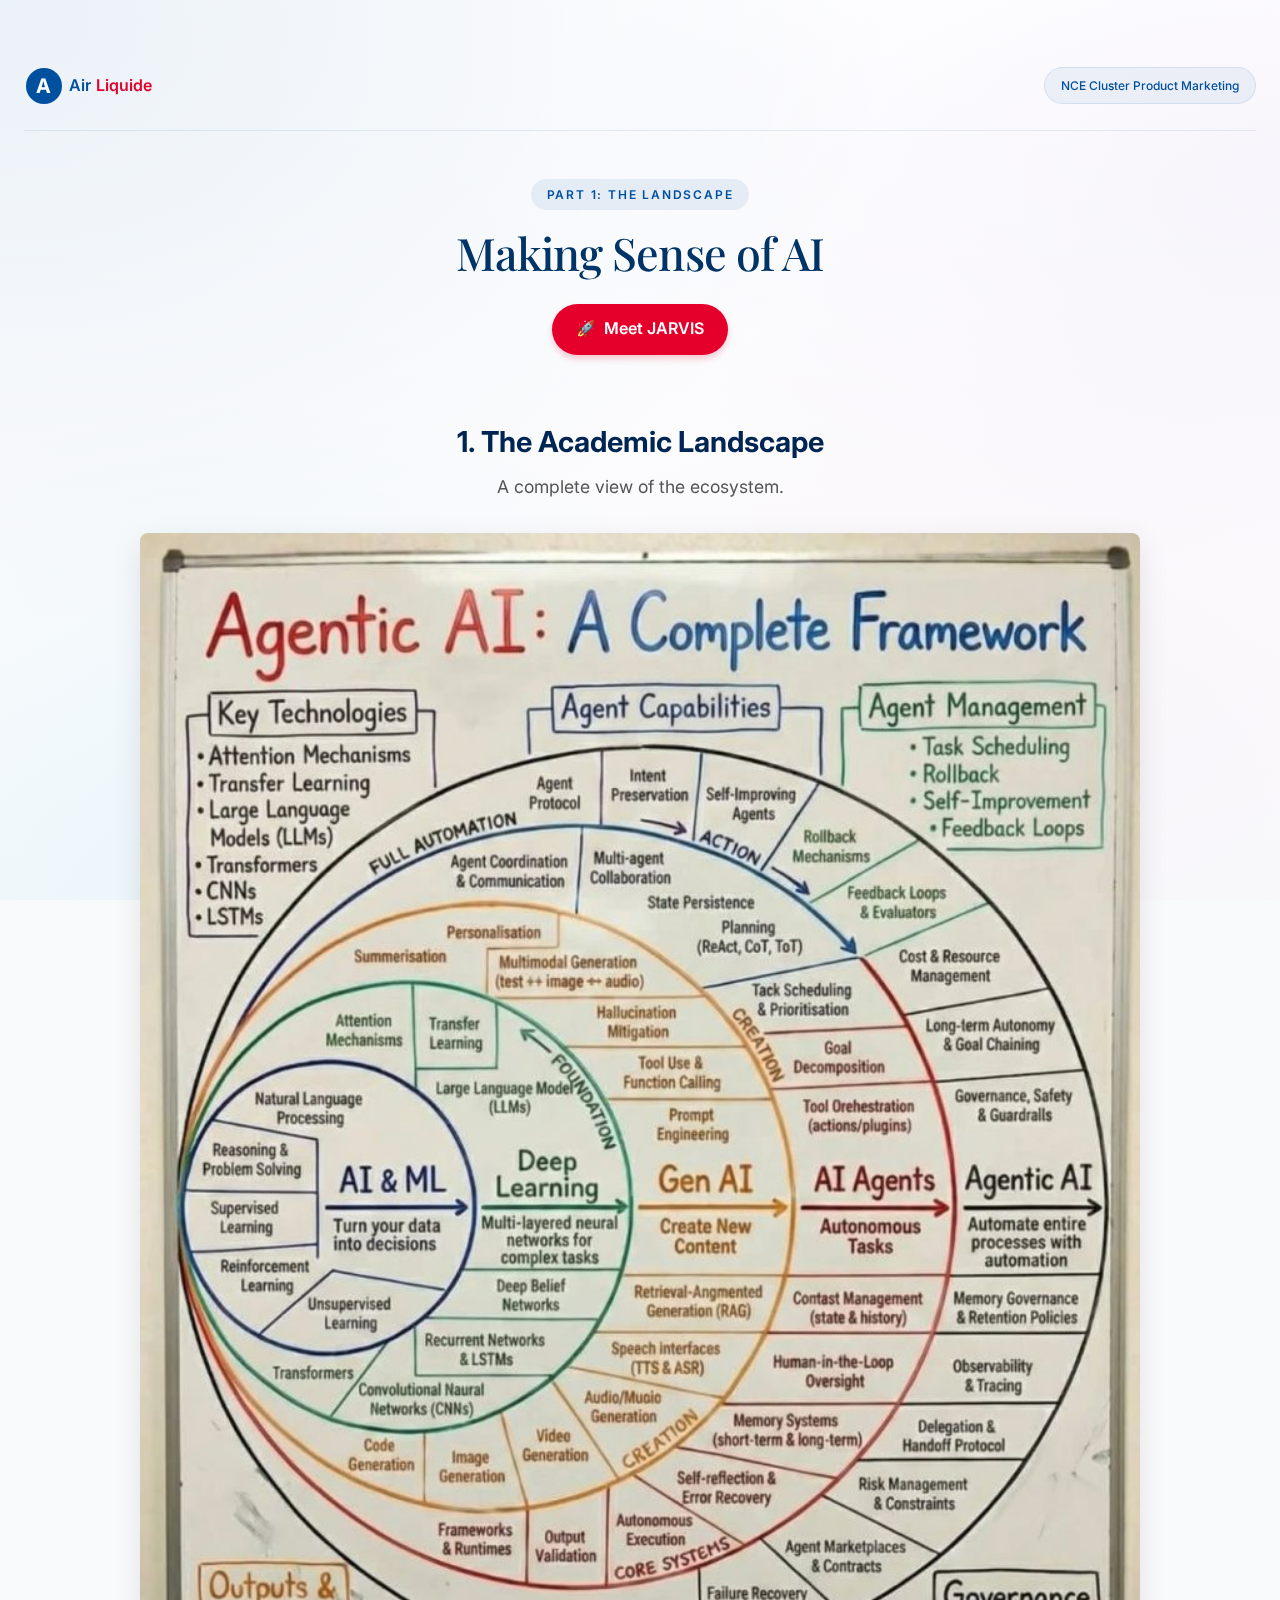
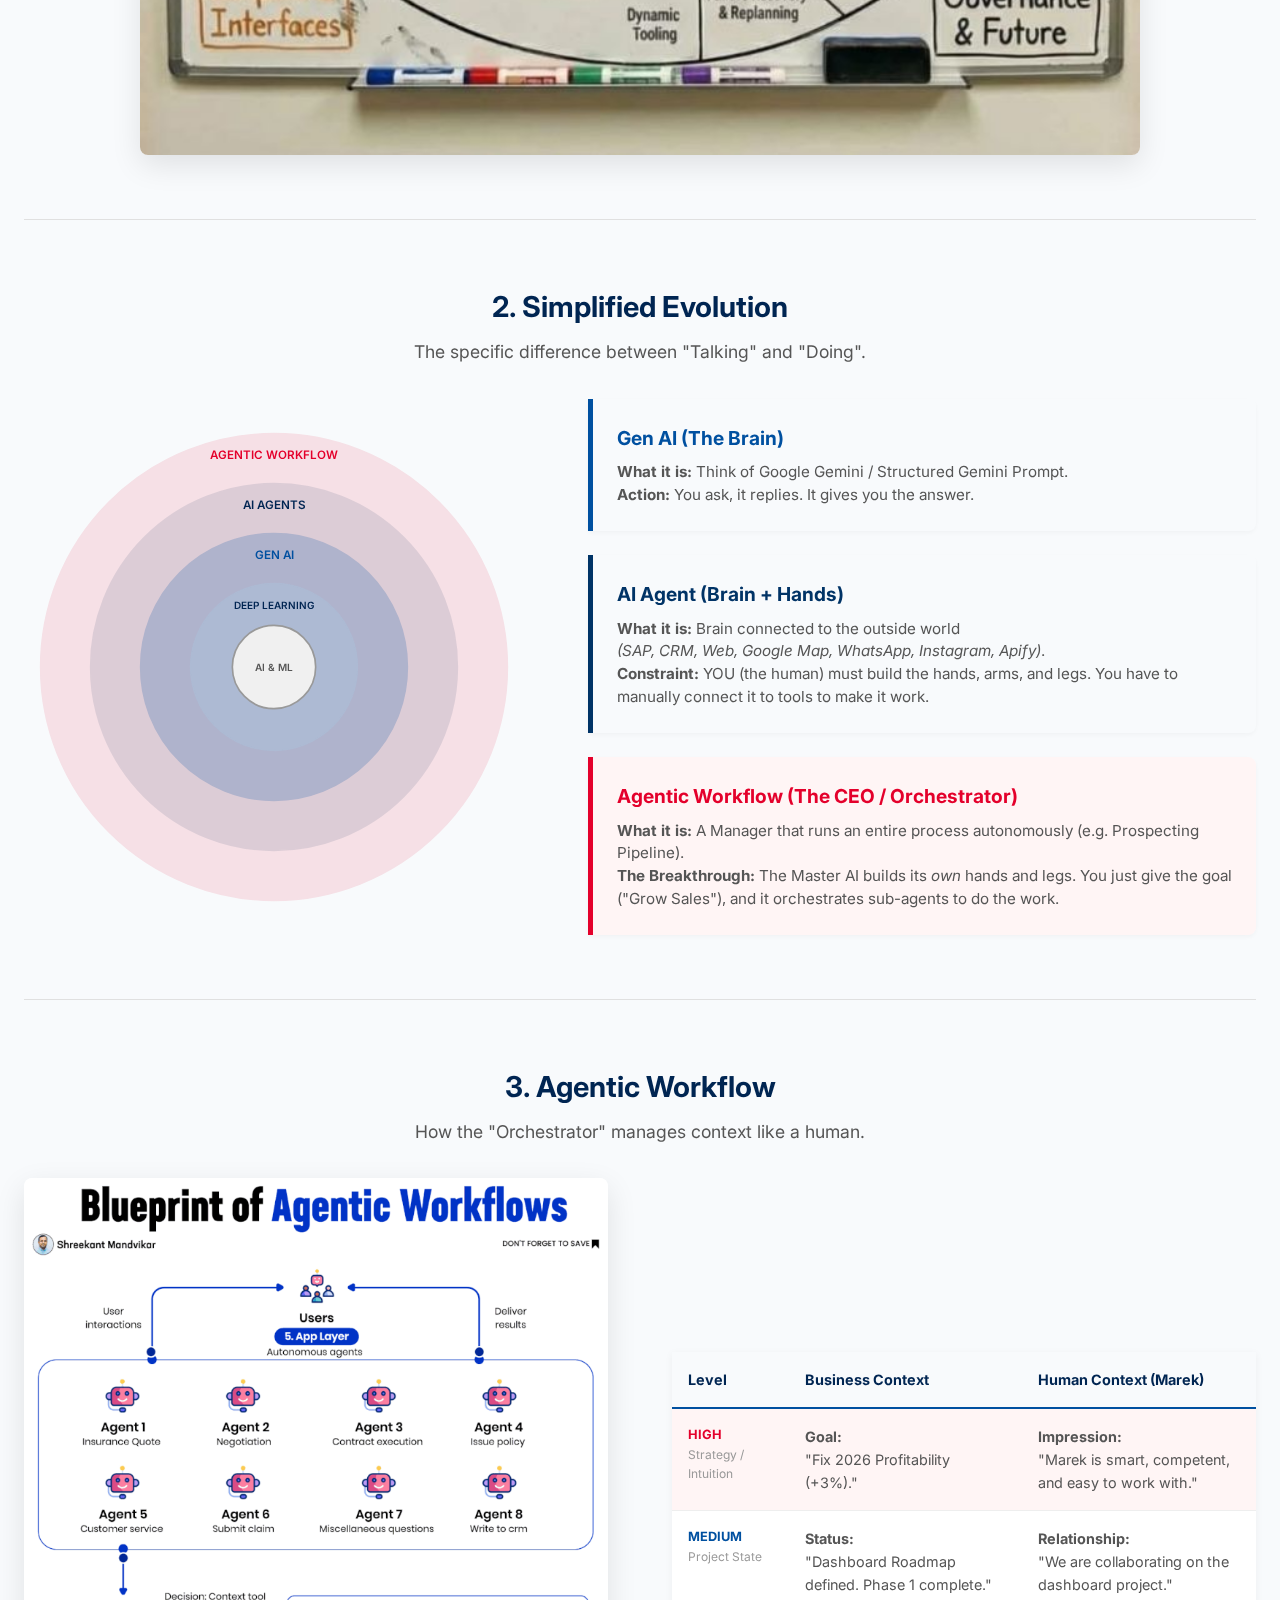
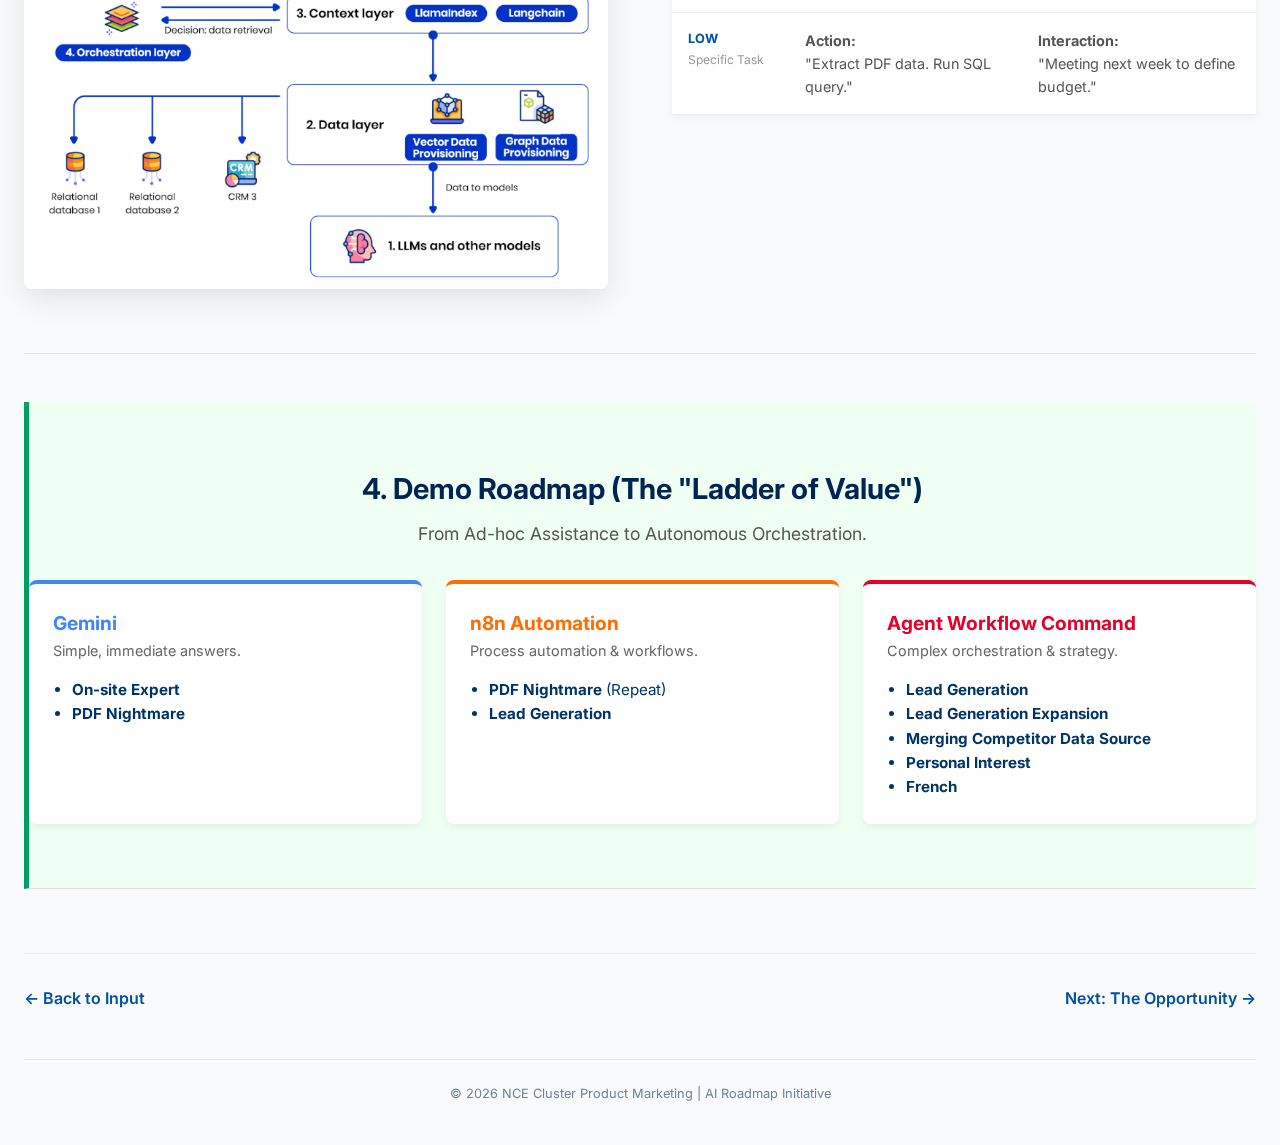
<file: landscape.html>
<!DOCTYPE html>
<html lang="en">

<head>
    <meta charset="UTF-8">
    <meta name="viewport" content="width=device-width, initial-scale=1.0">
    <title>The AI Landscape | Making Sense of the Noise</title>
    <link rel="preconnect" href="https://fonts.googleapis.com">
    <link rel="preconnect" href="https://fonts.gstatic.com" crossorigin>
    <link
        href="https://fonts.googleapis.com/css2?family=Inter:wght@300;400;500;600;700&family=Playfair+Display:wght@400;500;600&display=swap"
        rel="stylesheet">
    <link rel="stylesheet" href="style-corporate.css">
    <style>
        /* Increase container width for this page ONLY */
        .container {
            max-width: 1400px !important;
            /* WIDER layout as requested */
        }

        /* Diagram Styles */
        .diagram-section {
            padding: 4rem 0;
            border-bottom: 1px solid #e0e0e0;
        }

        .diagram-title {
            font-size: 1.8rem;
            color: #002552;
            margin-bottom: 0.5rem;
            text-align: center;
        }

        .diagram-desc {
            font-size: 1.1rem;
            color: #555;
            max-width: 800px;
            text-align: center;
            margin: 0 auto 2rem auto;
            line-height: 1.6;
        }

        /* SVG Circle Diagram Layout */
        .split-diagram-container {
            display: flex;
            align-items: center;
            justify-content: center;
            gap: 4rem;
            width: 100%;
        }

        .circle-side {
            flex: 0 0 500px;
            /* Fixed width for circle */
            display: flex;
            justify-content: center;
        }

        .text-side {
            flex: 1;
            text-align: left;
            min-width: 400px;
            /* Ensure text helps fill width */
        }

        .circle-wrapper {
            position: relative;
            width: 500px;
            height: 500px;
        }

        @media (max-width: 1100px) {
            .split-diagram-container {
                flex-direction: column;
                gap: 2rem;
            }

            .text-side {
                text-align: center;
                width: 100%;
            }
        }

        /* SVG Styles */
        .circle-layer {
            transition: all 0.3s ease;
            cursor: pointer;
        }

        .circle-layer:hover {
            filter: brightness(1.1);
            transform: scale(1.02);
            transform-origin: center;
        }

        .circle-text {
            font-family: 'Inter', sans-serif;
            font-weight: 600;
            text-anchor: middle;
            pointer-events: none;
        }

        /* Highlight Box (The Key Differences) */
        .highlight-box {
            background: #fff;
            padding: 0;
            border-radius: 4px;
        }

        .comparison-cards {
            display: flex;
            flex-direction: column;
            gap: 1.5rem;
        }

        .info-card {
            background: #f8fafc;
            border-left: 5px solid #ccc;
            padding: 1.5rem;
            border-radius: 0 8px 8px 0;
            box-shadow: 0 2px 4px rgba(0, 0, 0, 0.03);
            transition: transform 0.2s;
        }

        .info-card:hover {
            transform: translateX(5px);
        }

        .card-header {
            display: flex;
            align-items: center;
            gap: 10px;
            margin-bottom: 0.5rem;
        }

        .card-title {
            font-weight: 700;
            font-size: 1.2rem;
            margin: 0;
        }

        .card-desc {
            margin: 0;
            color: #555;
            font-size: 0.95rem;
            line-height: 1.5;
        }

        .card-note {
            display: block;
            margin-top: 0.5rem;
            font-size: 0.85rem;
            color: #718096;
            font-style: italic;
        }

        /* Color Coding */
        .card-genai {
            border-color: #0050A0;
        }

        .card-genai .card-title {
            color: #0050A0;
        }

        .card-agent {
            border-color: #003366;
        }

        .card-agent .card-title {
            color: #003366;
        }

        .card-agentic {
            border-color: #E4002B;
            background: #fff5f5;
        }

        .card-agentic .card-title {
            color: #E4002B;
        }

        /* Nav controls */
        .nav-controls {
            display: flex;
            justify-content: space-between;
            margin-top: 4rem;
            padding-top: 2rem;
            border-top: 1px solid #eee;
        }

        .nav-btn {
            text-decoration: none;
            color: #0050A0;
            font-weight: 600;
            display: flex;
            align-items: center;
            gap: 0.5rem;
            transition: color 0.2s;
        }

        .nav-btn:hover {
            color: #E4002B;
        }
    </style>
</head>

<body>
    <div class="gradient-background"></div>

    <!-- Navigation Bar -->
    <nav class="navbar">
        <div class="nav-container">
            <a href="index.html" class="nav-link">INPUT</a>
            <a href="landscape.html" class="nav-link active">LANDSCAPE</a>
            <a href="opportunity.html" class="nav-link">OPPORTUNITY</a>
            <a href="focus.html" class="nav-link">FOCUS</a>
            <a href="action.html" class="nav-link">ACTION</a>
        </div>
    </nav>

    <div class="container">
        <!-- Header -->
        <header class="header">
            <div class="logo-container">
                <svg class="logo" viewBox="0 0 200 40" xmlns="http://www.w3.org/2000/svg">
                    <circle cx="20" cy="20" r="18" fill="#0050A0" />
                    <text x="12" y="27" fill="white" font-size="20" font-weight="bold" font-family="Inter">A</text>
                    <text x="45" y="25" fill="#0050A0" font-size="16" font-weight="600" font-family="Inter">Air</text>
                    <text x="72" y="25" fill="#E4002B" font-size="16" font-weight="600"
                        font-family="Inter">Liquide</text>
                </svg>
            </div>
            <div class="team-badge">NCE Cluster Product Marketing</div>
        </header>

        <main class="main-content">
            <div class="title-section">
                <span class="eyebrow">PART 1: THE LANDSCAPE</span>
                <h1 class="main-title">Making Sense of AI</h1>

                <div style="margin-top: 1.5rem;">
                    <a href="https://lovable.dev/projects/ea6fdf69-d140-469c-9351-fd6441f0b71b" target="_blank"
                        style="background: #E4002B; color: white; padding: 0.8rem 1.5rem; border-radius: 50px; text-decoration: none; font-weight: 600; font-size: 1rem; display: inline-flex; align-items: center; gap: 8px; box-shadow: 0 4px 6px rgba(228,0,43,0.2); transition: transform 0.2s;">
                        <span>🚀</span> Meet JARVIS
                    </a>
                </div>

                <!-- SECTION 1: THE FULL PICTURE (Complex Photo first) -->
                <section class="diagram-section">
                    <h2 class="diagram-title">1. The Academic Landscape</h2>
                    <p class="diagram-desc">A complete view of the ecosystem.</p>
                    <div
                        style="max-width: 1000px; margin: 0 auto; box-shadow: 0 10px 30px rgba(0,0,0,0.1); border-radius: 8px; overflow: hidden;">
                        <img src="assets/Agent.jpg" alt="Agent Capabilities Framework"
                            style="width: 100%; display: block;">
                    </div>
                </section>

                <!-- SECTION 2: THE EVOLUTION (Circles + New Explanation) -->
                <section class="diagram-section">
                    <h2 class="diagram-title">2. Simplified Evolution</h2>
                    <p class="diagram-desc">The specific difference between "Talking" and "Doing".</p>

                    <div class="split-diagram-container">
                        <!-- Left: The Visual -->
                        <div class="circle-side">
                            <div class="circle-wrapper">
                                <svg viewBox="0 0 600 600" xmlns="http://www.w3.org/2000/svg">
                                    <!-- Layer 5: Agentic Workflow -->
                                    <circle class="circle-layer" cx="300" cy="300" r="280" fill="#E4002B" opacity="0.1"
                                        stroke="#E4002B" stroke-width="2" />
                                    <text x="300" y="50" class="circle-text" fill="#E4002B" font-size="14">AGENTIC
                                        WORKFLOW</text>

                                    <!-- Layer 4: AI Agents -->
                                    <circle class="circle-layer" cx="300" cy="300" r="220" fill="#002552" opacity="0.1"
                                        stroke="#002552" stroke-width="2" />
                                    <text x="300" y="110" class="circle-text" fill="#002552" font-size="14">AI
                                        AGENTS</text>

                                    <!-- Layer 3: Gen AI -->
                                    <circle class="circle-layer" cx="300" cy="300" r="160" fill="#0050A0" opacity="0.2"
                                        stroke="#0050A0" stroke-width="2" />
                                    <text x="300" y="170" class="circle-text" fill="#0050A0" font-size="14">GEN
                                        AI</text>

                                    <!-- Layer 2: Deep Learning -->
                                    <circle class="circle-layer" cx="300" cy="300" r="100" fill="#A4C8E1" opacity="0.3"
                                        stroke="#A4C8E1" stroke-width="2" />
                                    <text x="300" y="230" class="circle-text" fill="#002552" font-size="12">DEEP
                                        LEARNING</text>

                                    <!-- Layer 1: AI & ML -->
                                    <circle class="circle-layer" cx="300" cy="300" r="50" fill="#F0F0F0" stroke="#999"
                                        stroke-width="2" />
                                    <text x="300" y="305" class="circle-text" fill="#555" font-size="12">AI & ML</text>
                                </svg>
                            </div>
                        </div>

                        <!-- Right: The Explanation (Refined) -->
                        <div class="text-side">
                            <div class="comparison-cards">

                                <!-- Card 1: Gen AI -->
                                <div class="info-card card-genai">
                                    <div class="card-header">
                                        <h3 class="card-title">Gen AI (The Brain)</h3>
                                    </div>
                                    <p class="card-desc"><strong>What it is:</strong> Think of Google Gemini /
                                        Structured
                                        Gemini Prompt.</p>
                                    <p class="card-desc"><strong>Action:</strong> You ask, it replies. It gives you the
                                        answer.</p>
                                </div>

                                <!-- Card 2: AI Agent -->
                                <div class="info-card card-agent">
                                    <div class="card-header">
                                        <h3 class="card-title">AI Agent (Brain + Hands)</h3>
                                    </div>
                                    <p class="card-desc"><strong>What it is:</strong> Brain connected to the outside
                                        world
                                        <br><em>(SAP, CRM, Web, Google Map, WhatsApp, Instagram, Apify)</em>.
                                    </p>
                                    <p class="card-desc"><strong>Constraint:</strong> YOU (the human) must build the
                                        hands,
                                        arms, and legs. You have to manually connect it to tools to make it work.</p>
                                </div>

                                <!-- Card 3: Agentic Workflow -->
                                <div class="info-card card-agentic">
                                    <div class="card-header">
                                        <h3 class="card-title">Agentic Workflow (The CEO / Orchestrator)</h3>
                                    </div>
                                    <p class="card-desc"><strong>What it is:</strong> A Manager that runs an entire
                                        process
                                        autonomously (e.g. Prospecting Pipeline).</p>
                                    <p class="card-desc"><strong>The Breakthrough:</strong> The Master AI builds its
                                        <em>own</em> hands and legs. You just give the goal ("Grow Sales"), and it
                                        orchestrates sub-agents to do the work.
                                    </p>
                                </div>

                            </div>
                        </div>
                    </div>
                </section>

                <!-- SECTION 3: THE BLUEPRINT -->
                <section class="diagram-section">
                    <h2 class="diagram-title">3. Agentic Workflow</h2>
                    <p class="diagram-desc">How the "Orchestrator" manages context like a human.</p>

                    <div class="split-diagram-container">
                        <!-- Left: The Visual (GIF) -->
                        <div class="circle-side" style="flex: 1;">
                            <div style="box-shadow: 0 10px 30px rgba(0,0,0,0.1); border-radius: 8px; overflow: hidden;">
                                <img src="assets/Agentic workflow.gif" alt="Agentic Workflow Animation"
                                    style="width: 100%; display: block;">
                            </div>
                        </div>

                        <!-- Right: The Context Pyramid Table -->
                        <div class="text-side" style="flex: 1;">
                            <style>
                                .context-table {
                                    width: 100%;
                                    border-collapse: collapse;
                                    font-size: 0.9rem;
                                    background: white;
                                    box-shadow: 0 2px 8px rgba(0, 0, 0, 0.05);
                                }

                                .context-table th {
                                    background: #f8fafc;
                                    color: #002552;
                                    padding: 1rem;
                                    text-align: left;
                                    border-bottom: 2px solid #0050A0;
                                }

                                .context-table td {
                                    padding: 1rem;
                                    border-bottom: 1px solid #eee;
                                    vertical-align: top;
                                    color: #555;
                                }

                                .level-label {
                                    font-weight: 700;
                                    color: #0050A0;
                                    text-transform: uppercase;
                                    font-size: 0.8rem;
                                }
                            </style>

                            <table class="context-table">
                                <thead>
                                    <tr>
                                        <th style="width: 20%;">Level</th>
                                        <th style="width: 40%;">Business Context</th>
                                        <th style="width: 40%;">Human Context (Marek)</th>
                                    </tr>
                                </thead>
                                <tbody>
                                    <!-- High Level -->
                                    <tr style="background: #fff5f5;">
                                        <td>
                                            <div class="level-label" style="color: #E4002B;">High</div>
                                            <div style="font-size: 0.75rem; color: #999;">Strategy / Intuition</div>
                                        </td>
                                        <td>
                                            <strong>Goal:</strong><br>
                                            "Fix 2026 Profitability (+3%)."
                                        </td>
                                        <td>
                                            <strong>Impression:</strong><br>
                                            "Marek is smart, competent, and easy to work with."
                                        </td>
                                    </tr>

                                    <!-- Medium Level -->
                                    <tr>
                                        <td>
                                            <div class="level-label">Medium</div>
                                            <div style="font-size: 0.75rem; color: #999;">Project State</div>
                                        </td>
                                        <td>
                                            <strong>Status:</strong><br>
                                            "Dashboard Roadmap defined. Phase 1 complete."
                                        </td>
                                        <td>
                                            <strong>Relationship:</strong><br>
                                            "We are collaborating on the dashboard project."
                                        </td>
                                    </tr>

                                    <!-- Low Level -->
                                    <tr>
                                        <td>
                                            <div class="level-label">Low</div>
                                            <div style="font-size: 0.75rem; color: #999;">Specific Task</div>
                                        </td>
                                        <td>
                                            <strong>Action:</strong><br>
                                            "Extract PDF data. Run SQL query."
                                        </td>
                                        <td>
                                            <strong>Interaction:</strong><br>
                                            "Meeting next week to define budget."
                                        </td>
                                    </tr>
                                </tbody>
                            </table>
                        </div>
                    </div>
                </section>

                <!-- SECTION 4: DEMO ROADMAP (ADDED) -->
                <section class="diagram-section"
                    style="border-left: 5px solid #009E60; background: #f0fff4; margin-top: 3rem;">
                    <h2 class="diagram-title">4. Demo Roadmap (The "Ladder of Value")</h2>
                    <p class="diagram-desc">From Ad-hoc Assistance to Autonomous Orchestration.</p>

                    <div class="cards-container"
                        style="display: grid; grid-template-columns: repeat(3, 1fr); gap: 1.5rem; text-align: left;">

                        <!-- Column 1: Gemini -->
                        <div
                            style="background: white; padding: 1.5rem; border-radius: 8px; box-shadow: 0 4px 6px rgba(0,0,0,0.05); border-top: 4px solid #4285F4;">
                            <h3 style="color: #4285F4; margin-top: 0; font-size: 1.2rem;">Gemini</h3>
                            <p style="font-size: 0.9rem; color: #666; margin-bottom: 1rem;">Simple, immediate answers.
                            </p>
                            <ul style="padding-left: 1.2rem; font-size: 0.95rem; line-height: 1.6;">
                                <li><strong>On-site Expert</strong></li>
                                <li><strong>PDF Nightmare</strong></li>
                            </ul>
                        </div>

                        <!-- Column 2: n8n -->
                        <div
                            style="background: white; padding: 1.5rem; border-radius: 8px; box-shadow: 0 4px 6px rgba(0,0,0,0.05); border-top: 4px solid #FF6D00;">
                            <h3 style="color: #FF6D00; margin-top: 0; font-size: 1.2rem;">n8n Automation</h3>
                            <p style="font-size: 0.9rem; color: #666; margin-bottom: 1rem;">Process automation &
                                workflows.
                            </p>
                            <ul style="padding-left: 1.2rem; font-size: 0.95rem; line-height: 1.6;">
                                <li><strong>PDF Nightmare</strong> (Repeat)</li>
                                <li><strong>Lead Generation</strong></li>
                            </ul>
                        </div>

                        <!-- Column 3: Agent Workflows -->
                        <div
                            style="background: white; padding: 1.5rem; border-radius: 8px; box-shadow: 0 4px 6px rgba(0,0,0,0.05); border-top: 4px solid #E4002B;">
                            <h3 style="color: #E4002B; margin-top: 0; font-size: 1.2rem;">Agent Workflow Command</h3>
                            <p style="font-size: 0.9rem; color: #666; margin-bottom: 1rem;">Complex orchestration &
                                strategy.</p>
                            <ul style="padding-left: 1.2rem; font-size: 0.95rem; line-height: 1.6;">
                                <li><strong>Lead Generation</strong></li>
                                <li><strong>Lead Generation Expansion</strong></li>
                                <li><strong>Merging Competitor Data Source</strong></li>
                                <li><strong>Personal Interest</strong></li>
                                <li><strong>French</strong></li>
                            </ul>
                        </div>

                    </div>
                </section>

                <div class="nav-controls">
                    <a href="index.html" class="nav-btn">← Back to Input</a>
                    <a href="opportunity.html" class="nav-btn">Next: The Opportunity →</a>
                </div>
        </main>

        <footer class="footer">
            <p>© 2026 NCE Cluster Product Marketing | AI Roadmap Initiative</p>
        </footer>
    </div>
</body>

</html>
</file>
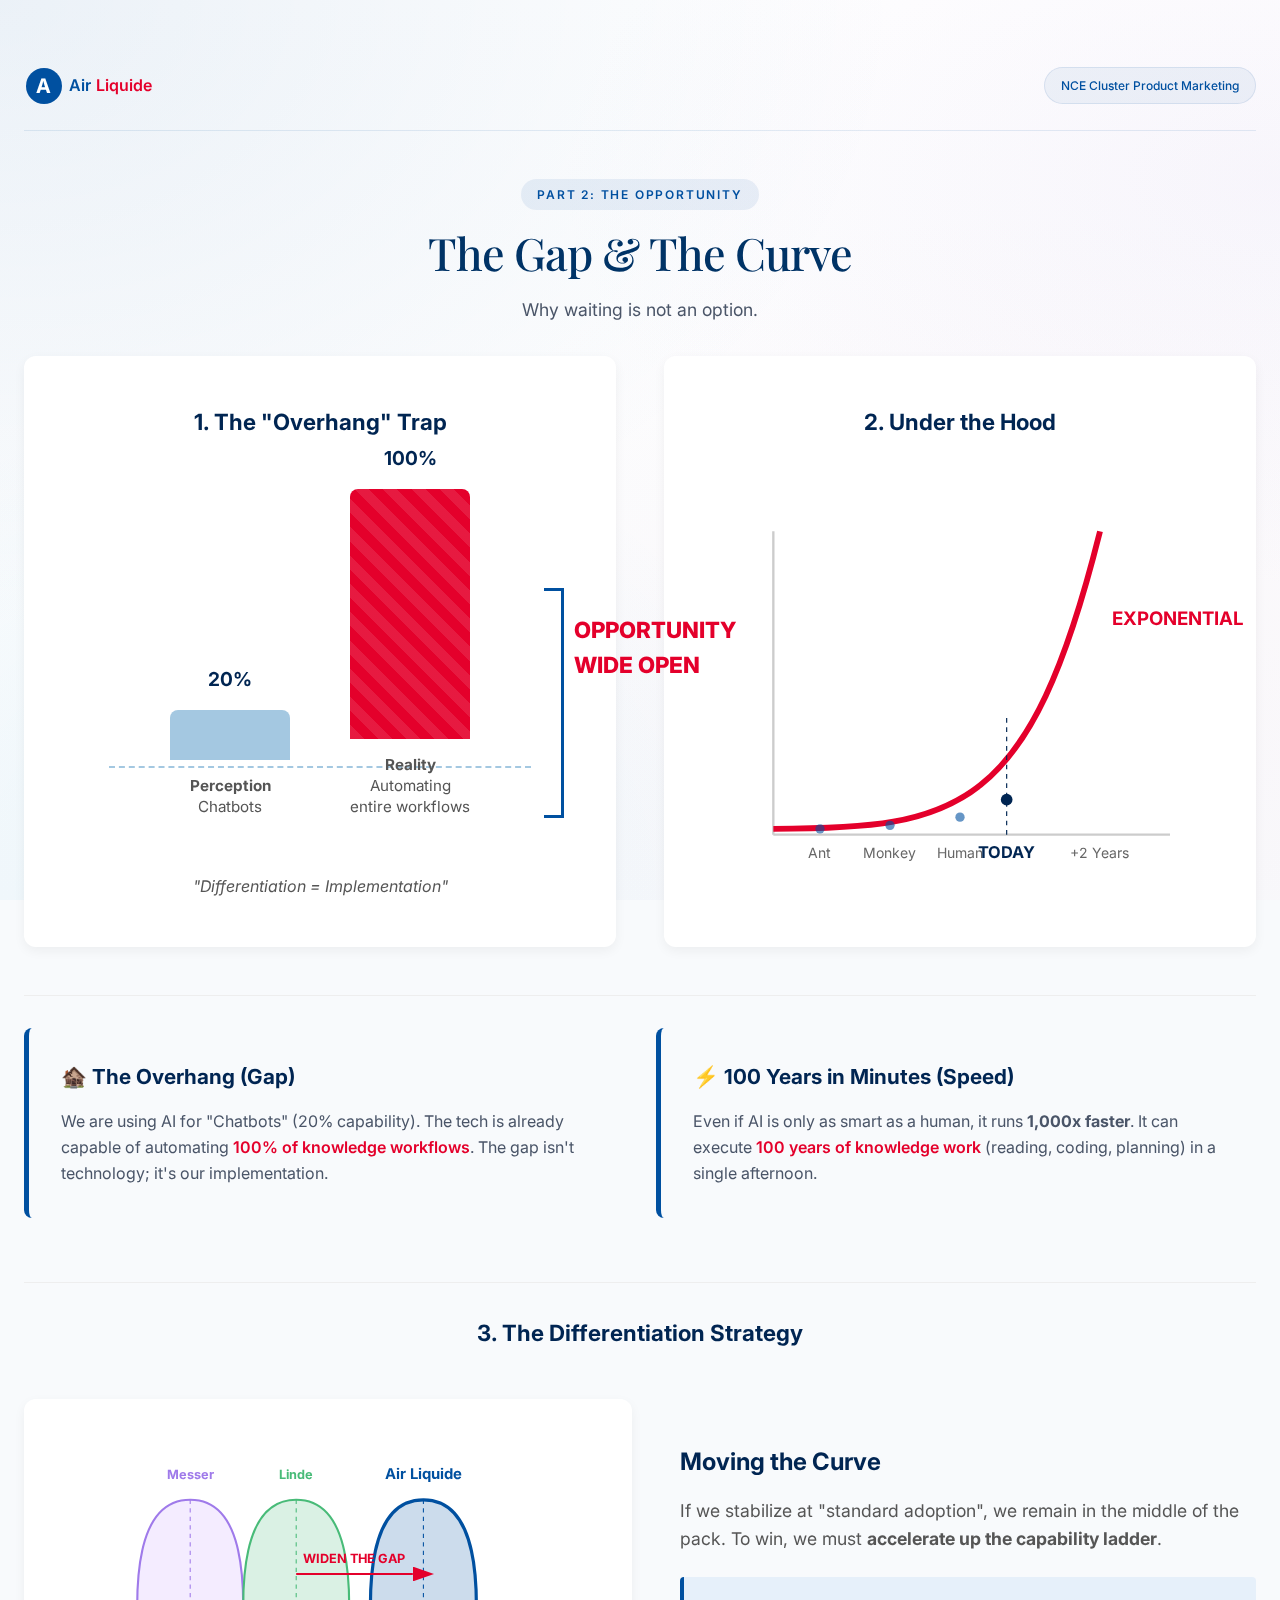
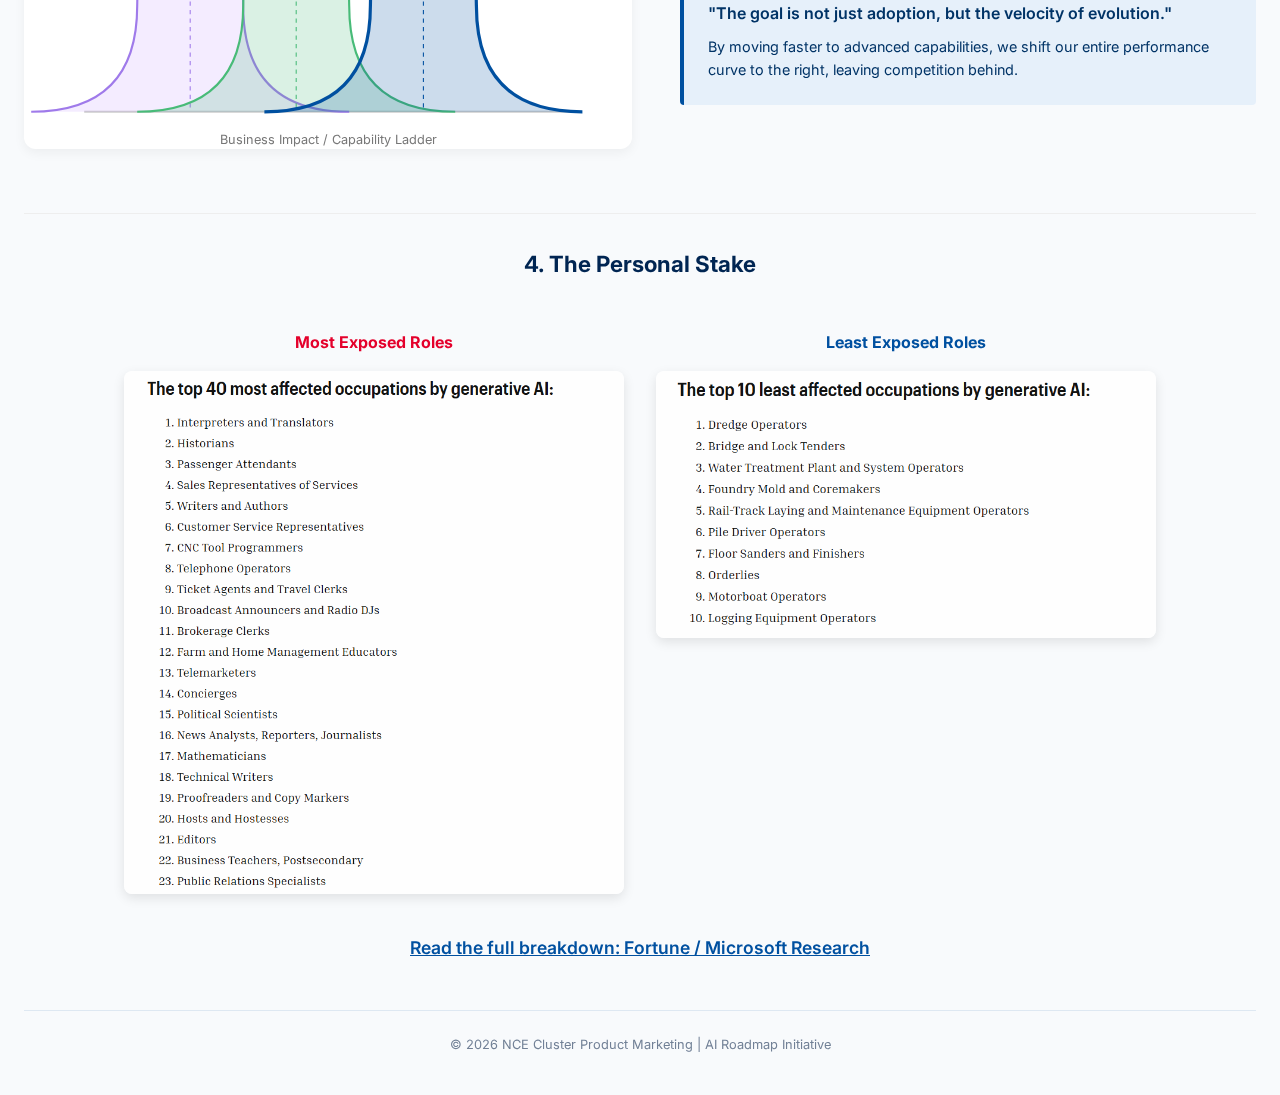
<file: opportunity.html>
<!DOCTYPE html>
<html lang="en">

<head>
    <meta charset="UTF-8">
    <meta name="viewport" content="width=device-width, initial-scale=1.0">
    <title>The Opportunity | AI Roadmap</title>
    <link rel="preconnect" href="https://fonts.googleapis.com">
    <link rel="preconnect" href="https://fonts.gstatic.com" crossorigin>
    <link
        href="https://fonts.googleapis.com/css2?family=Inter:wght@300;400;500;600;700&family=Playfair+Display:wght@400;500;600&display=swap"
        rel="stylesheet">
    <link rel="stylesheet" href="style-corporate.css">
    <style>
        .container {
            max-width: 1400px !important;
        }

        .title-section {
            text-align: center;
            margin-bottom: 2rem;
        }

        .graphs-container {
            display: flex;
            gap: 3rem;
            margin: 2rem 0;
            align-items: stretch;
        }

        .graph-section {
            flex: 1;
            background: white;
            padding: 3rem 2rem;
            /* Increased top padding significantly */
            border-radius: 12px;
            box-shadow: 0 4px 12px rgba(0, 0, 0, 0.05);
            display: flex;
            flex-direction: column;
            align-items: center;
        }

        .graph-title {
            color: #002552;
            font-size: 1.4rem;
            font-weight: 700;
            margin-bottom: 3rem;
            /* More space below title */
            text-align: center;
        }

        /* GRAPH 1 CSS */
        .bar-chart-wrapper {
            width: 100%;
            height: 350px;
            display: flex;
            align-items: flex-end;
            justify-content: center;
            gap: 60px;
            position: relative;
            padding-bottom: 40px;
            margin-top: 20px;
            /* Push bars down */
        }

        .bar-group {
            display: flex;
            flex-direction: column;
            align-items: center;
            width: 120px;
        }

        .bar {
            width: 100%;
            border-radius: 8px 8px 0 0;
            transition: height 1s ease;
            position: relative;
        }

        .bar-low {
            height: 50px;
            background: #A4C8E1;
        }

        .bar-high {
            height: 250px;
            background: #E4002B;
            background-image: repeating-linear-gradient(45deg, rgba(255, 255, 255, 0.1), rgba(255, 255, 255, 0.1) 10px, transparent 10px, transparent 20px);
        }

        .bar-percent {
            color: #002552;
            font-weight: 700;
            font-size: 1.2rem;
            margin-bottom: 15px;
            /* Space between % and Bar */
        }

        .bar-high .bar-percent {
            color: #E4002B;
        }

        .bar-label {
            margin-top: 15px;
            text-align: center;
            font-size: 0.95rem;
            color: #555;
            line-height: 1.4;
        }

        .gap-bracket {
            position: absolute;
            right: 20px;
            top: 80px;
            bottom: 40px;
            width: 20px;
            border-right: 3px solid #0050A0;
            border-top: 3px solid #0050A0;
            border-bottom: 3px solid #0050A0;
        }

        .gap-text {
            position: absolute;
            right: -140px;
            top: 50%;
            transform: translateY(-50%);
            color: #0050A0;
            font-weight: 700;
            font-size: 1.1rem;
            text-align: left;
            width: 150px;
        }

        /* GRAPH 2 CSS */
        .expo-wrapper {
            width: 100%;
            height: 350px;
            position: relative;
            margin-top: 20px;
        }

        .axis-label {
            font-size: 12px;
            fill: #666;
            font-family: 'Inter', sans-serif;
        }

        .curve-label {
            font-size: 14px;
            font-weight: bold;
            fill: #002552;
        }

        .red-label {
            fill: #E4002B;
            font-weight: bold;
            font-size: 16px;
        }

        /* CARDS */
        .insights-grid {
            display: grid;
            grid-template-columns: repeat(2, 1fr);
            gap: 2rem;
            margin-top: 3rem;
            border-top: 1px solid #eee;
            padding-top: 2rem;
        }

        .insight-card {
            background: #f8fafc;
            padding: 2rem;
            border-radius: 8px;
            border-left: 5px solid #0050A0;
        }

        .insight-card h3 {
            color: #002552;
            margin: 0 0 1rem 0;
            font-size: 1.3rem;
        }

        .insight-card p {
            font-size: 1rem;
            color: #4a5568;
            line-height: 1.6;
            margin: 0;
        }

        .insight-highlight {
            font-weight: 600;
            color: #E4002B;
        }
    </style>
</head>

<body>
    <div class="gradient-background"></div>

    <nav class="navbar">
        <div class="nav-container">
            <a href="index.html" class="nav-link">INPUT</a>
            <a href="landscape.html" class="nav-link">LANDSCAPE</a>
            <a href="opportunity.html" class="nav-link active">OPPORTUNITY</a>
            <a href="focus.html" class="nav-link">FOCUS</a>
            <a href="action.html" class="nav-link">ACTION</a>
        </div>
    </nav>

    <div class="container">
        <header class="header">
            <div class="logo-container">
                <svg class="logo" viewBox="0 0 200 40" xmlns="http://www.w3.org/2000/svg">
                    <circle cx="20" cy="20" r="18" fill="#0050A0" />
                    <text x="12" y="27" fill="white" font-size="20" font-weight="bold" font-family="Inter">A</text>
                    <text x="45" y="25" fill="#0050A0" font-size="16" font-weight="600" font-family="Inter">Air</text>
                    <text x="72" y="25" fill="#E4002B" font-size="16" font-weight="600"
                        font-family="Inter">Liquide</text>
                </svg>
            </div>
            <div class="team-badge">NCE Cluster Product Marketing</div>
        </header>

        <main class="main-content">
            <div class="title-section">
                <span class="eyebrow">PART 2: THE OPPORTUNITY</span>
                <h1 class="main-title">The Gap & The Curve</h1>
                <p class="subtitle">Why waiting is not an option.</p>
            </div>

            <div class="graphs-container">

                <!-- GRAPH 1: THE OVERHANG -->
                <div class="graph-section">
                    <h2 class="graph-title">1. The "Overhang" Trap</h2>
                    <div class="bar-chart-wrapper">
                        <!-- Horizontal "Current State" Line -->
                        <div
                            style="position: absolute; bottom: 90px; left: 10%; right: 10%; border-top: 2px dashed #A4C8E1; z-index: 0;">
                        </div>

                        <!-- Bar Low -->
                        <div class="bar-group" style="z-index: 1;">
                            <span class="bar-percent">20%</span>
                            <div class="bar bar-low"></div>
                            <div class="bar-label"><strong>Perception</strong><br>Chatbots</div>
                        </div>

                        <!-- Bar High -->
                        <div class="bar-group" style="z-index: 1;">
                            <span class="bar-percent">100%</span>
                            <div class="bar bar-high"></div>
                            <div class="bar-label"><strong>Reality</strong><br>Automating entire workflows</div>
                        </div>

                        <!-- Bracket & Text -->
                        <div class="gap-bracket"></div>
                        <div class="gap-text" style="color: #E4002B; font-size: 1.4rem; font-weight: 800; top: 40%;">
                            OPPORTUNITY<br>WIDE OPEN</div>
                    </div>
                    <div style="text-align: center; margin-top: 1rem; font-style: italic; color: #555;">
                        "Differentiation = Implementation"
                    </div>
                </div>

                <!-- GRAPH 2: EXPONENTIAL CURVE -->
                <div class="graph-section">
                    <h2 class="graph-title">2. Under the Hood</h2>
                    <div class="expo-wrapper">
                        <svg viewBox="0 0 400 300" style="width: 100%; height: 100%; overflow: visible;">
                            <!-- Axes -->
                            <line x1="40" y1="280" x2="380" y2="280" stroke="#ccc" stroke-width="2" /> <!-- X -->
                            <line x1="40" y1="280" x2="40" y2="20" stroke="#ccc" stroke-width="2" /> <!-- Y -->

                            <!-- The Curve -->
                            <path d="M 40 275 C 200 275, 260 260, 320 20" fill="none" stroke="#E4002B"
                                stroke-width="5" />

                            <!-- Manual Data Points: Ant / Monkey / Human -->
                            <!-- Ant -->
                            <circle cx="80" cy="275" r="4" fill="#0050A0" opacity="0.6" />
                            <text x="80" y="300" class="axis-label" text-anchor="middle">Ant</text>

                            <!-- Monkey -->
                            <circle cx="140" cy="272" r="4" fill="#0050A0" opacity="0.6" />
                            <text x="140" y="300" class="axis-label" text-anchor="middle">Monkey</text>

                            <!-- Human -->
                            <circle cx="200" cy="265" r="4" fill="#0050A0" opacity="0.6" />
                            <text x="200" y="300" class="axis-label" text-anchor="middle">Human</text>

                            <!-- TODAY -->
                            <line x1="240" y1="280" x2="240" y2="180" stroke="#002552" stroke-dasharray="4" />
                            <text x="240" y="300" class="curve-label" text-anchor="middle">TODAY</text>
                            <circle cx="240" cy="250" r="5" fill="#002552" />

                            <!-- Future Label -->
                            <text x="320" y="300" class="axis-label" text-anchor="middle">+2 Years</text>

                            <!-- Vertical Text -->
                            <text x="330" y="100" class="red-label" font-size="18">EXPONENTIAL</text>
                        </svg>
                    </div>
                </div>

            </div>

            <!-- INSIGHTS SECTION (Reverted to Original Text) -->
            <div class="insights-grid">

                <!-- Concept 1: The Overhang -->
                <div class="insight-card">
                    <h3>🏚️ The Overhang (Gap)</h3>
                    <p>We are using AI for "Chatbots" (20% capability). The tech is already capable of automating <span
                            class="insight-highlight">100% of knowledge workflows</span>. The gap isn't technology; it's
                        our implementation.</p>
                </div>

                <!-- Concept 2: Speed Multiplier -->
                <div class="insight-card">
                    <h3>⚡ 100 Years in Minutes (Speed)</h3>
                    <p>Even if AI is only as smart as a human, it runs <strong>1,000x faster</strong>. It can execute
                        <span class="insight-highlight">100 years of knowledge work</span> (reading, coding, planning)
                        in a single afternoon.
                    </p>
                </div>

            </div>

            <!-- SECTION 3: THE DIFFERENTIATION (SHIFTING BELL CURVES) -->
            <div style="margin-top: 4rem; padding-top: 2rem; border-top: 1px solid #eee;">
                <h2 class="graph-title">3. The Differentiation Strategy</h2>

                <div style="display: flex; gap: 3rem; align-items: center;">

                    <!-- 3 BELL CURVES VISUAL -->
                    <div
                        style="flex: 1; height: 350px; position: relative; background: white; border-radius: 12px; box-shadow: 0 4px 12px rgba(0,0,0,0.05); padding: 1rem;">
                        <svg viewBox="0 0 500 300" style="width: 100%; height: 100%; overflow: visible;">
                            <!-- X Axis -->
                            <line x1="20" y1="280" x2="480" y2="280" stroke="#ccc" stroke-width="2" />
                            <text x="250" y="310" font-size="12" fill="#777" text-anchor="middle">Business Impact /
                                Capability Ladder</text>

                            <!-- CURVE 1: MESSER (Left - Purple) -->
                            <!-- Centered at 150 -->
                            <path d="M 50 280 Q 150 280 150 180 Q 150 80 200 80 Q 250 80 250 180 Q 250 280 350 280"
                                fill="rgba(200, 160, 255, 0.2)" stroke="#9F7AEA" stroke-width="2"
                                transform="translate(-80, 0)" />
                            <!-- Peak Line -->
                            <line x1="120" y1="80" x2="120" y2="280" stroke="#9F7AEA" stroke-dasharray="4" />
                            <text x="120" y="60" font-size="12" font-weight="bold" fill="#9F7AEA"
                                text-anchor="middle">Messer</text>

                            <!-- CURVE 2: LINDE (Middle - Green) -->
                            <!-- Centered at 250 -->
                            <path d="M 50 280 Q 150 280 150 180 Q 150 80 200 80 Q 250 80 250 180 Q 250 280 350 280"
                                fill="rgba(72, 187, 120, 0.2)" stroke="#48BB78" stroke-width="2"
                                transform="translate(20, 0)" />
                            <!-- Peak Line -->
                            <line x1="220" y1="80" x2="220" y2="280" stroke="#48BB78" stroke-dasharray="4" />
                            <text x="220" y="60" font-size="12" font-weight="bold" fill="#48BB78"
                                text-anchor="middle">Linde</text>

                            <!-- CURVE 3: AIR LIQUIDE (Right - Blue) -->
                            <!-- Centered at 350 -->
                            <path d="M 50 280 Q 150 280 150 180 Q 150 80 200 80 Q 250 80 250 180 Q 250 280 350 280"
                                fill="rgba(0, 80, 160, 0.2)" stroke="#0050A0" stroke-width="3"
                                transform="translate(140, 0)" />
                            <!-- Peak Line -->
                            <line x1="340" y1="80" x2="340" y2="280" stroke="#0050A0" stroke-dasharray="4" />
                            <text x="340" y="60" font-size="14" font-weight="bold" fill="#0050A0"
                                text-anchor="middle">Air Liquide</text>

                            <!-- GAP ARROW -->
                            <line x1="220" y1="150" x2="330" y2="150" stroke="#E4002B" stroke-width="2"
                                marker-end="url(#arrowhead)" />
                            <text x="275" y="140" font-size="12" font-weight="bold" fill="#E4002B"
                                text-anchor="middle">WIDEN THE GAP</text>

                            <defs>
                                <marker id="arrowhead" markerWidth="10" markerHeight="7" refX="0" refY="3.5"
                                    orient="auto">
                                    <polygon points="0 0, 10 3.5, 0 7" fill="#E4002B" />
                                </marker>
                            </defs>
                        </svg>
                    </div>

                    <!-- NARRATIVE -->
                    <div style="flex: 1;">
                        <h3 style="color: #002552; margin-bottom: 1rem; font-size: 1.5rem;">Moving the Curve</h3>
                        <p style="font-size: 1.1rem; color: #555; line-height: 1.6; margin-bottom: 1.5rem;">
                            If we stabilize at "standard adoption", we remain in the middle of the pack. To win, we must
                            <strong>accelerate up the capability ladder</strong>.
                        </p>
                        <div
                            style="background: #e6f0fa; border-left: 4px solid #0050A0; padding: 1.5rem; border-radius: 4px;">
                            <p style="margin: 0; color: #003366; font-weight: 600;">
                                "The goal is not just adoption, but the velocity of evolution."
                            </p>
                            <p style="margin-top: 0.5rem; font-size: 0.9rem; color: #003366;">
                                By moving faster to advanced capabilities, we shift our entire performance curve to the
                                right, leaving competition behind.
                            </p>
                        </div>
                    </div>

                </div>
            </div>

            <!-- SECTION 4: THE PERSONAL STAKE (IMAGES + LINK) -->
            <div style="margin-top: 4rem; padding-top: 2rem; border-top: 1px solid #eee;">
                <h2 class="graph-title">4. The Personal Stake</h2>

                <!-- Images Container -->
                <div style="display: flex; gap: 2rem; justify-content: center; flex-wrap: wrap; margin-bottom: 2rem;">

                    <div style="flex: 1; min-width: 300px; max-width: 500px; text-align: center;">
                        <h4 style="color: #E4002B; margin-bottom: 1rem;">Most Exposed Roles</h4>
                        <img src="assets/10 top replaced.png" alt="Top Replaced Jobs"
                            style="width: 100%; border-radius: 8px; box-shadow: 0 4px 12px rgba(0,0,0,0.1);">
                    </div>

                    <div style="flex: 1; min-width: 300px; max-width: 500px; text-align: center;">
                        <h4 style="color: #0050A0; margin-bottom: 1rem;">Least Exposed Roles</h4>
                        <img src="assets/Top not replaced.png" alt="Top Not Replaced Jobs"
                            style="width: 100%; border-radius: 8px; box-shadow: 0 4px 12px rgba(0,0,0,0.1);">
                    </div>

                </div>

                <!-- Link -->
                <div style="text-align: center;">
                    <a href="https://fortune.com/article/what-are-the-jobs-most-exposed-to-ai-microsoft-research/"
                        target="_blank"
                        style="color: #0050A0; font-size: 1.1rem; font-weight: 600; text-decoration: underline;">
                        Read the full breakdown: Fortune / Microsoft Research
                    </a>
                </div>

            </div>

            <!-- REMOVED FOOTER NAV CONTROLS -->

        </main>

        <footer class="footer">
            <p>© 2026 NCE Cluster Product Marketing | AI Roadmap Initiative</p>
        </footer>
    </div>
</body>

</html>
</file>
<file: style-corporate.css>
/* ============================================
   AI Survey - Air Liquide Corporate Style
   Theme: Light Mode + Soft Gradients
   Mimics airliquide.com public website
   ============================================ */

:root {
    --al-blue: #0050A0;
    --al-blue-dark: #003366;
    --al-blue-light: #0070C0;
    --al-red: #E4002B;
    --bg-light: #f8fafc;
    --bg-gradient-start: #e8f4fc;
    --bg-gradient-mid: #f5f0fa;
    --bg-gradient-end: #fce8f0;
    --bg-card: #ffffff;
    --border-color: rgba(0, 80, 160, 0.1);
    --text-primary: #003366;
    --text-secondary: #4a5568;
    --text-muted: #718096;
    --shadow-soft: 0 4px 24px rgba(0, 80, 160, 0.08);
    --shadow-hover: 0 8px 32px rgba(0, 80, 160, 0.12);
}

* {
    margin: 0;
    padding: 0;
    box-sizing: border-box;
}

body {
    font-family: 'Inter', -apple-system, BlinkMacSystemFont, sans-serif;
    background: var(--bg-light);
    color: var(--text-primary);
    min-height: 100vh;
    line-height: 1.6;
    overflow-x: hidden;
}

/* Soft Gradient Background (like airliquide.com) */
.gradient-background {
    position: fixed;
    top: 0;
    left: 0;
    width: 100%;
    height: 100%;
    z-index: 0;
    pointer-events: none;
    background:
        radial-gradient(ellipse at 0% 0%, rgba(0, 80, 160, 0.08) 0%, transparent 50%),
        radial-gradient(ellipse at 100% 20%, rgba(200, 180, 230, 0.12) 0%, transparent 40%),
        radial-gradient(ellipse at 80% 80%, rgba(252, 200, 220, 0.1) 0%, transparent 50%),
        radial-gradient(ellipse at 20% 100%, rgba(0, 160, 224, 0.06) 0%, transparent 40%),
        linear-gradient(180deg, #ffffff 0%, #f8fafc 100%);
}

/* Container */
.container {
    position: relative;
    z-index: 1;
    max-width: 720px;
    margin: 0 auto;
    padding: 40px 24px;
}

/* Header */
.header {
    display: flex;
    justify-content: space-between;
    align-items: center;
    margin-bottom: 48px;
    padding-bottom: 24px;
    border-bottom: 1px solid var(--border-color);
}

.logo-container {
    display: flex;
    align-items: center;
}

.logo {
    height: 40px;
    width: auto;
}

.team-badge {
    background: rgba(0, 80, 160, 0.06);
    border: 1px solid var(--border-color);
    padding: 8px 16px;
    border-radius: 20px;
    font-size: 12px;
    font-weight: 500;
    color: var(--al-blue);
}

/* Title Section */
.title-section {
    text-align: center;
    margin-bottom: 48px;
}

.eyebrow {
    display: inline-block;
    font-size: 0.75rem;
    font-weight: 600;
    letter-spacing: 0.15em;
    text-transform: uppercase;
    color: var(--al-blue);
    background: rgba(0, 80, 160, 0.08);
    padding: 6px 16px;
    border-radius: 20px;
    margin-bottom: 16px;
}

.main-title {
    font-family: 'Playfair Display', Georgia, serif;
    font-size: 2.8rem;
    font-weight: 500;
    color: var(--al-blue-dark);
    margin-bottom: 16px;
    letter-spacing: -0.02em;
    line-height: 1.2;
}

.subtitle {
    font-size: 1.1rem;
    color: var(--text-secondary);
    max-width: 500px;
    margin: 0 auto 12px;
}

.host {
    font-size: 0.9rem;
    color: var(--text-muted);
}

.host strong {
    color: var(--al-blue);
}

/* Survey Form */
.survey-form {
    display: flex;
    flex-direction: column;
    gap: 24px;
}

/* Question Cards */
.question-card {
    background: var(--bg-card);
    border: 1px solid var(--border-color);
    border-radius: 16px;
    padding: 28px;
    box-shadow: var(--shadow-soft);
    transition: all 0.3s ease;
}

.question-card:hover {
    box-shadow: var(--shadow-hover);
    transform: translateY(-2px);
    border-color: rgba(0, 80, 160, 0.2);
}

.question-card.optional {
    background: linear-gradient(135deg, #ffffff 0%, #fafbfc 100%);
}

.question-header {
    display: flex;
    align-items: center;
    gap: 12px;
    margin-bottom: 16px;
}

.question-number {
    font-size: 0.85rem;
    font-weight: 700;
    color: var(--al-blue);
    background: rgba(0, 80, 160, 0.08);
    padding: 6px 12px;
    border-radius: 8px;
}

.required-badge {
    font-size: 0.7rem;
    font-weight: 600;
    text-transform: uppercase;
    letter-spacing: 0.05em;
    color: var(--al-red);
    background: rgba(228, 0, 43, 0.08);
    padding: 4px 10px;
    border-radius: 6px;
}

.optional-badge {
    font-size: 0.7rem;
    font-weight: 600;
    text-transform: uppercase;
    letter-spacing: 0.05em;
    color: var(--text-muted);
    background: rgba(0, 0, 0, 0.04);
    padding: 4px 10px;
    border-radius: 6px;
}

.question-label {
    display: block;
    font-size: 1.1rem;
    font-weight: 500;
    color: var(--text-primary);
    margin-bottom: 8px;
}

.question-label strong {
    color: var(--al-blue);
}

.question-hint {
    font-size: 0.85rem;
    color: var(--text-muted);
    margin-bottom: 16px;
}

.question-hint em {
    color: var(--al-blue-light);
    font-style: italic;
}

/* Input Fields */
.input-field {
    width: 100%;
    background: #fafbfc;
    border: 1px solid var(--border-color);
    border-radius: 12px;
    padding: 16px;
    font-family: inherit;
    font-size: 0.95rem;
    color: var(--text-primary);
    resize: vertical;
    transition: all 0.3s ease;
}

.input-field::placeholder {
    color: var(--text-muted);
    font-style: italic;
}

.input-field:focus {
    outline: none;
    border-color: var(--al-blue);
    box-shadow: 0 0 0 3px rgba(0, 80, 160, 0.1);
    background: #ffffff;
}

.input-text {
    height: 52px;
}

/* Name Card */
.name-card {
    background: linear-gradient(135deg, rgba(0, 80, 160, 0.03) 0%, rgba(200, 180, 230, 0.03) 100%);
}

/* Submit Section */
.submit-section {
    text-align: center;
    margin-top: 16px;
}

.submit-btn {
    display: inline-flex;
    align-items: center;
    gap: 12px;
    background: var(--al-blue);
    border: none;
    padding: 18px 48px;
    border-radius: 30px;
    font-family: inherit;
    font-size: 1rem;
    font-weight: 600;
    color: white;
    cursor: pointer;
    transition: all 0.3s ease;
    box-shadow: 0 4px 16px rgba(0, 80, 160, 0.25);
}

.submit-btn:hover {
    background: var(--al-blue-dark);
    transform: translateY(-2px);
    box-shadow: 0 8px 24px rgba(0, 80, 160, 0.3);
}

.submit-btn:active {
    transform: translateY(0);
}

.btn-icon {
    font-size: 1.2rem;
    transition: transform 0.3s ease;
}

.submit-btn:hover .btn-icon {
    transform: translateX(4px);
}

.privacy-note {
    font-size: 0.8rem;
    color: var(--text-muted);
    margin-top: 16px;
}

/* Thank You Screen */
.thank-you-screen {
    display: none;
    text-align: center;
    padding: 80px 40px;
    animation: fadeIn 0.6s ease;
}

.thank-you-screen.active {
    display: block;
}

@keyframes fadeIn {
    from {
        opacity: 0;
        transform: translateY(20px);
    }

    to {
        opacity: 1;
        transform: translateY(0);
    }
}

.success-icon {
    width: 80px;
    height: 80px;
    background: var(--al-blue);
    border-radius: 50%;
    display: flex;
    align-items: center;
    justify-content: center;
    font-size: 2.5rem;
    color: white;
    margin: 0 auto 24px;
    box-shadow: 0 8px 32px rgba(0, 80, 160, 0.25);
}

.thank-you-title {
    font-family: 'Playfair Display', Georgia, serif;
    font-size: 2rem;
    font-weight: 500;
    margin-bottom: 12px;
    color: var(--al-blue-dark);
}

.thank-you-message {
    font-size: 1.1rem;
    color: var(--text-secondary);
    margin-bottom: 24px;
}

.thank-you-teaser {
    font-size: 1rem;
    color: var(--text-muted);
}

.thank-you-teaser strong {
    color: var(--al-blue);
}

/* Footer */
.footer {
    text-align: center;
    margin-top: 48px;
    padding-top: 24px;
    border-top: 1px solid var(--border-color);
}

.footer p {
    font-size: 0.8rem;
    color: var(--text-muted);
}

/* Responsive */
@media (max-width: 600px) {
    .container {
        padding: 24px 16px;
    }

    .header {
        flex-direction: column;
        gap: 16px;
        text-align: center;
    }

    .main-title {
        font-size: 2rem;
    }

    .question-card {
        padding: 20px;
    }

    .submit-btn {
        width: 100%;
        justify-content: center;
    }
}

/* Loading State */
.submit-btn.loading {
    pointer-events: none;
    opacity: 0.7;
}

.submit-btn.loading .btn-text::after {
    content: '...';
    animation: dots 1.5s infinite;
}

@keyframes dots {

    0%,
    20% {
        content: '.';
    }

    40% {
        content: '..';
    }

    60%,
    100% {
        content: '...';
    }
}
</file>
